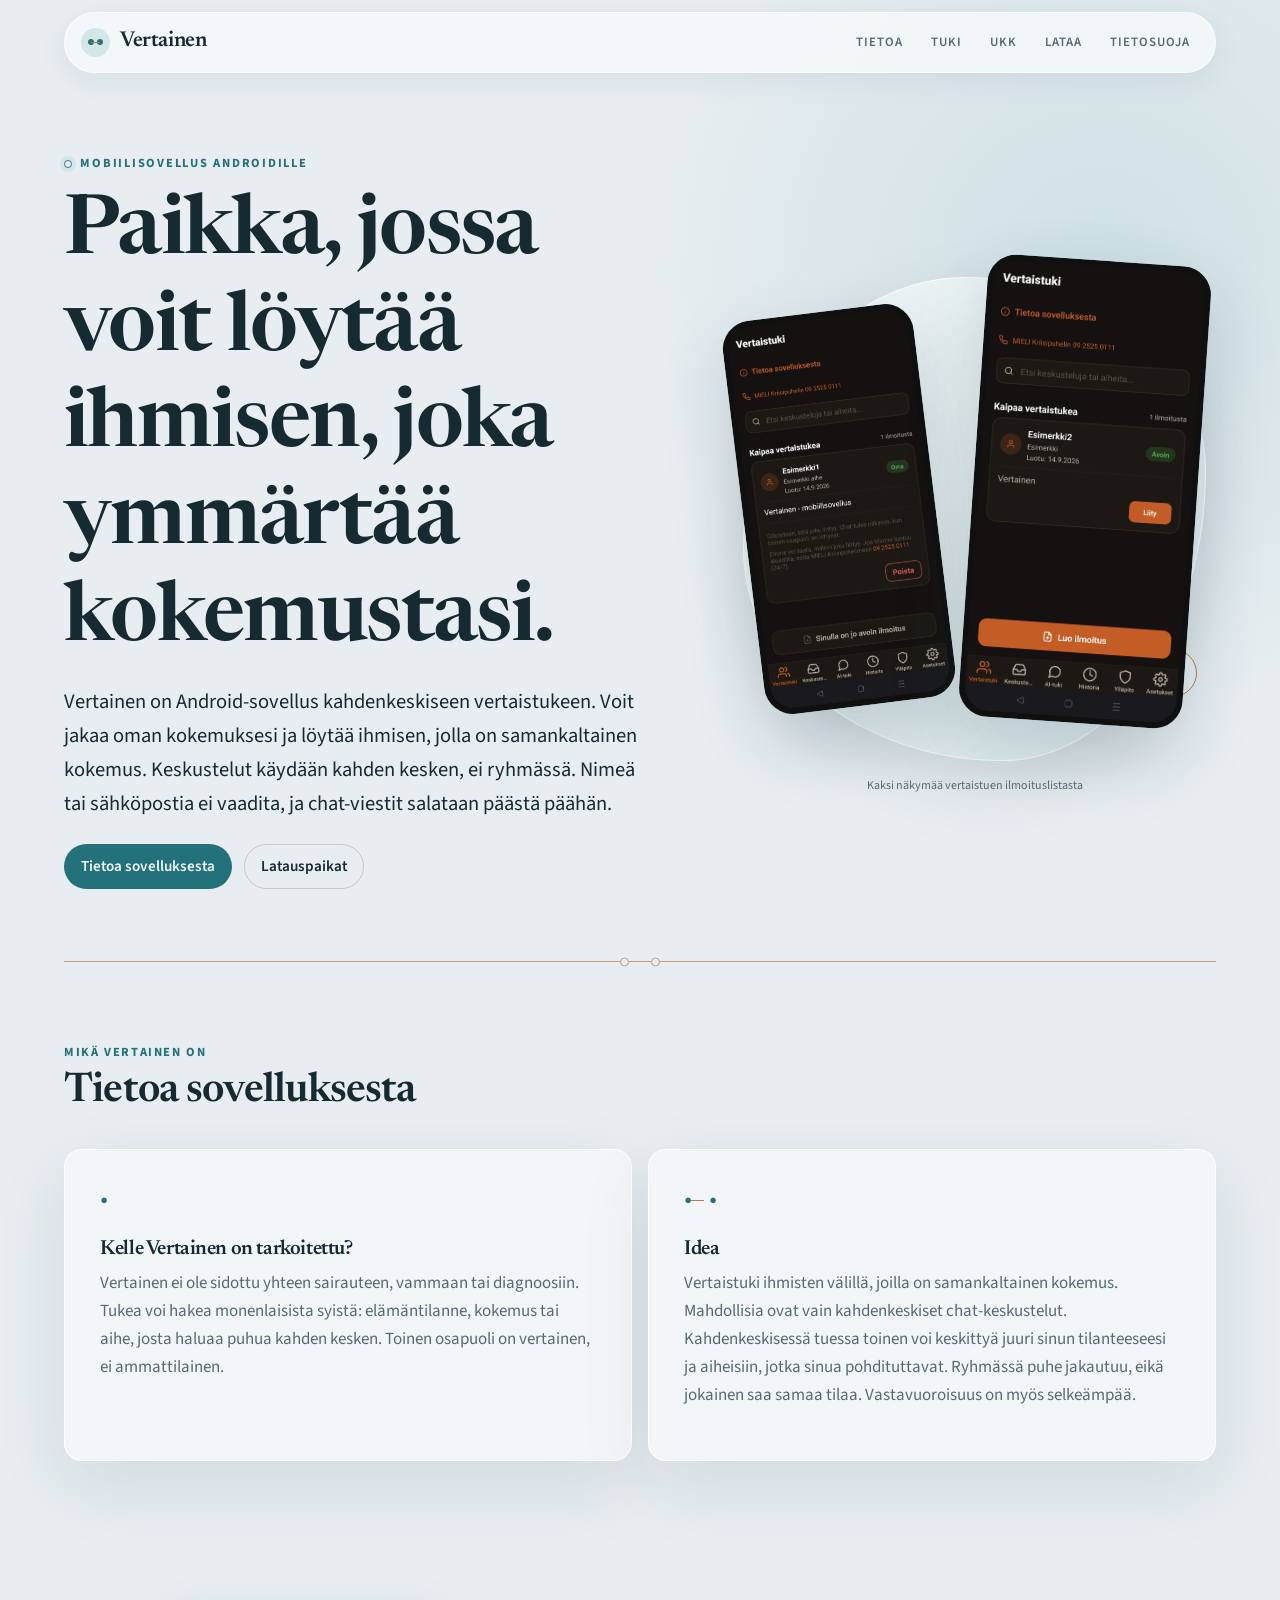
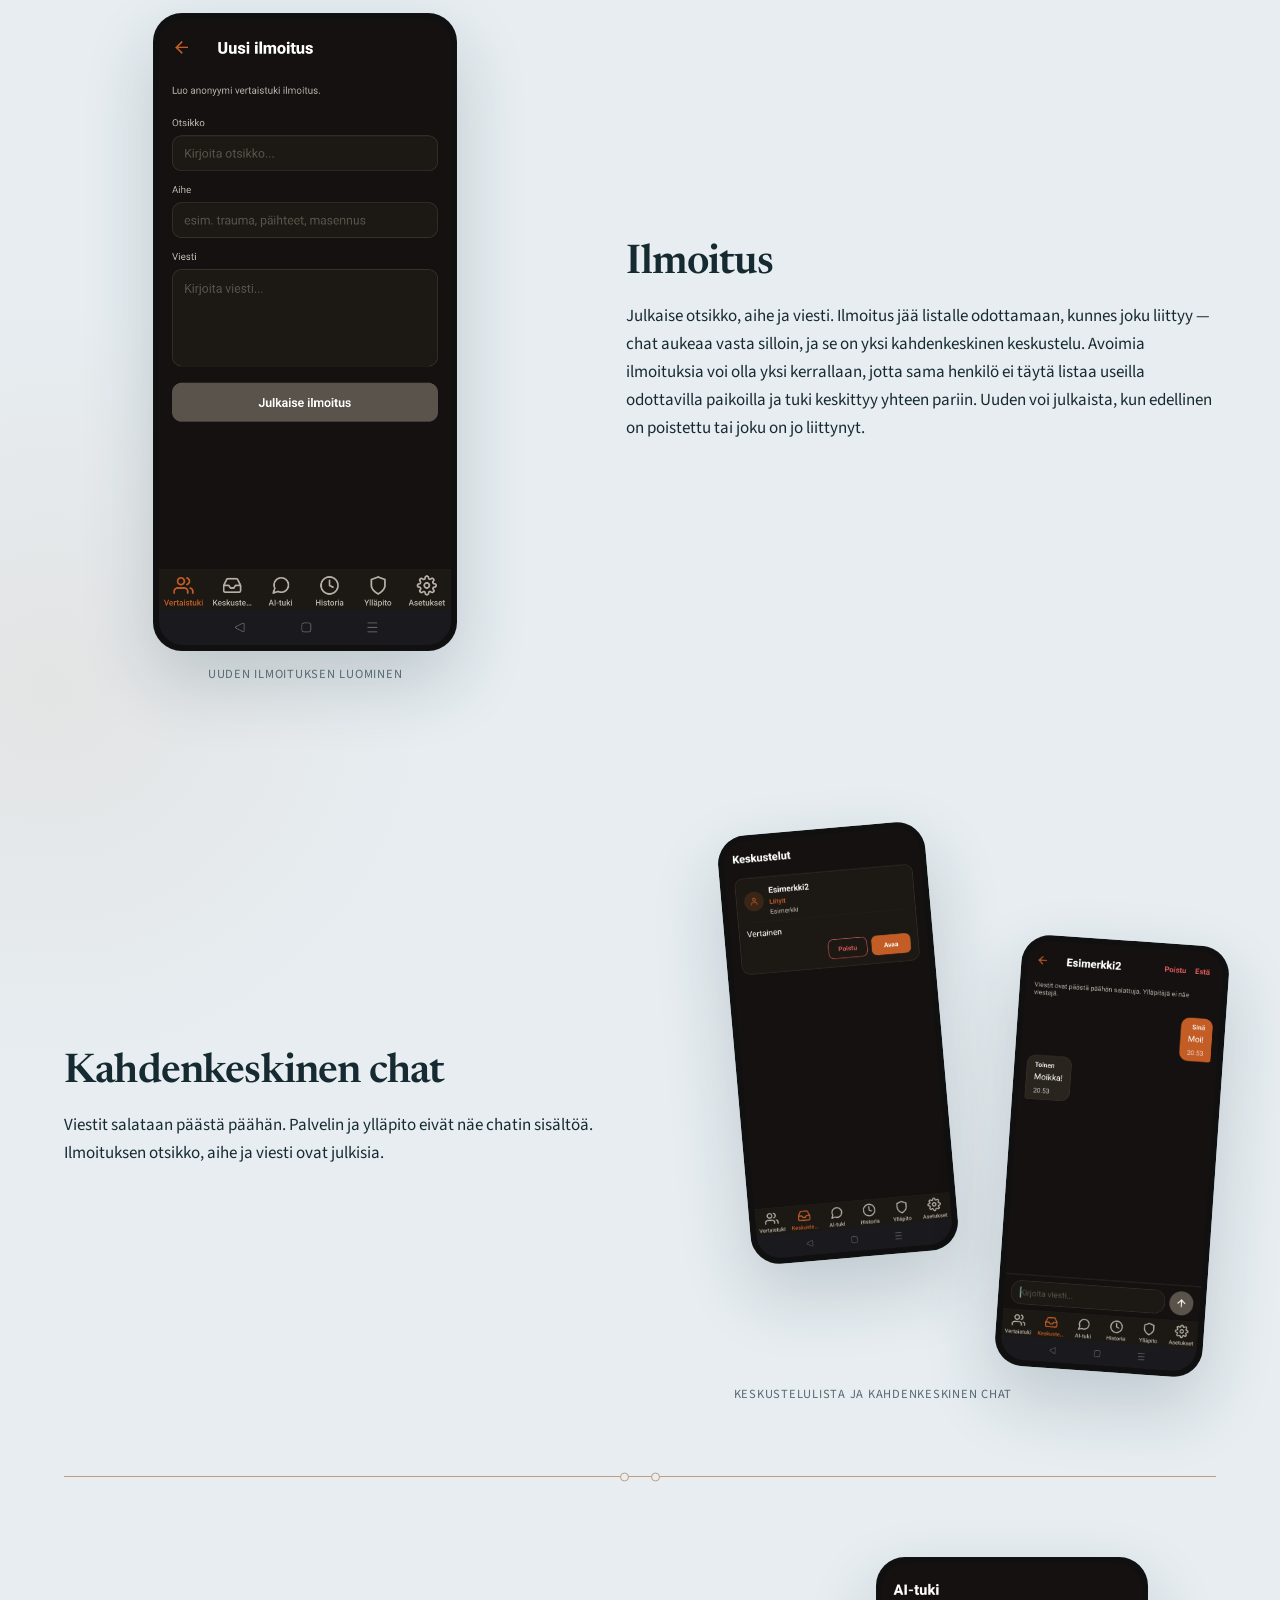
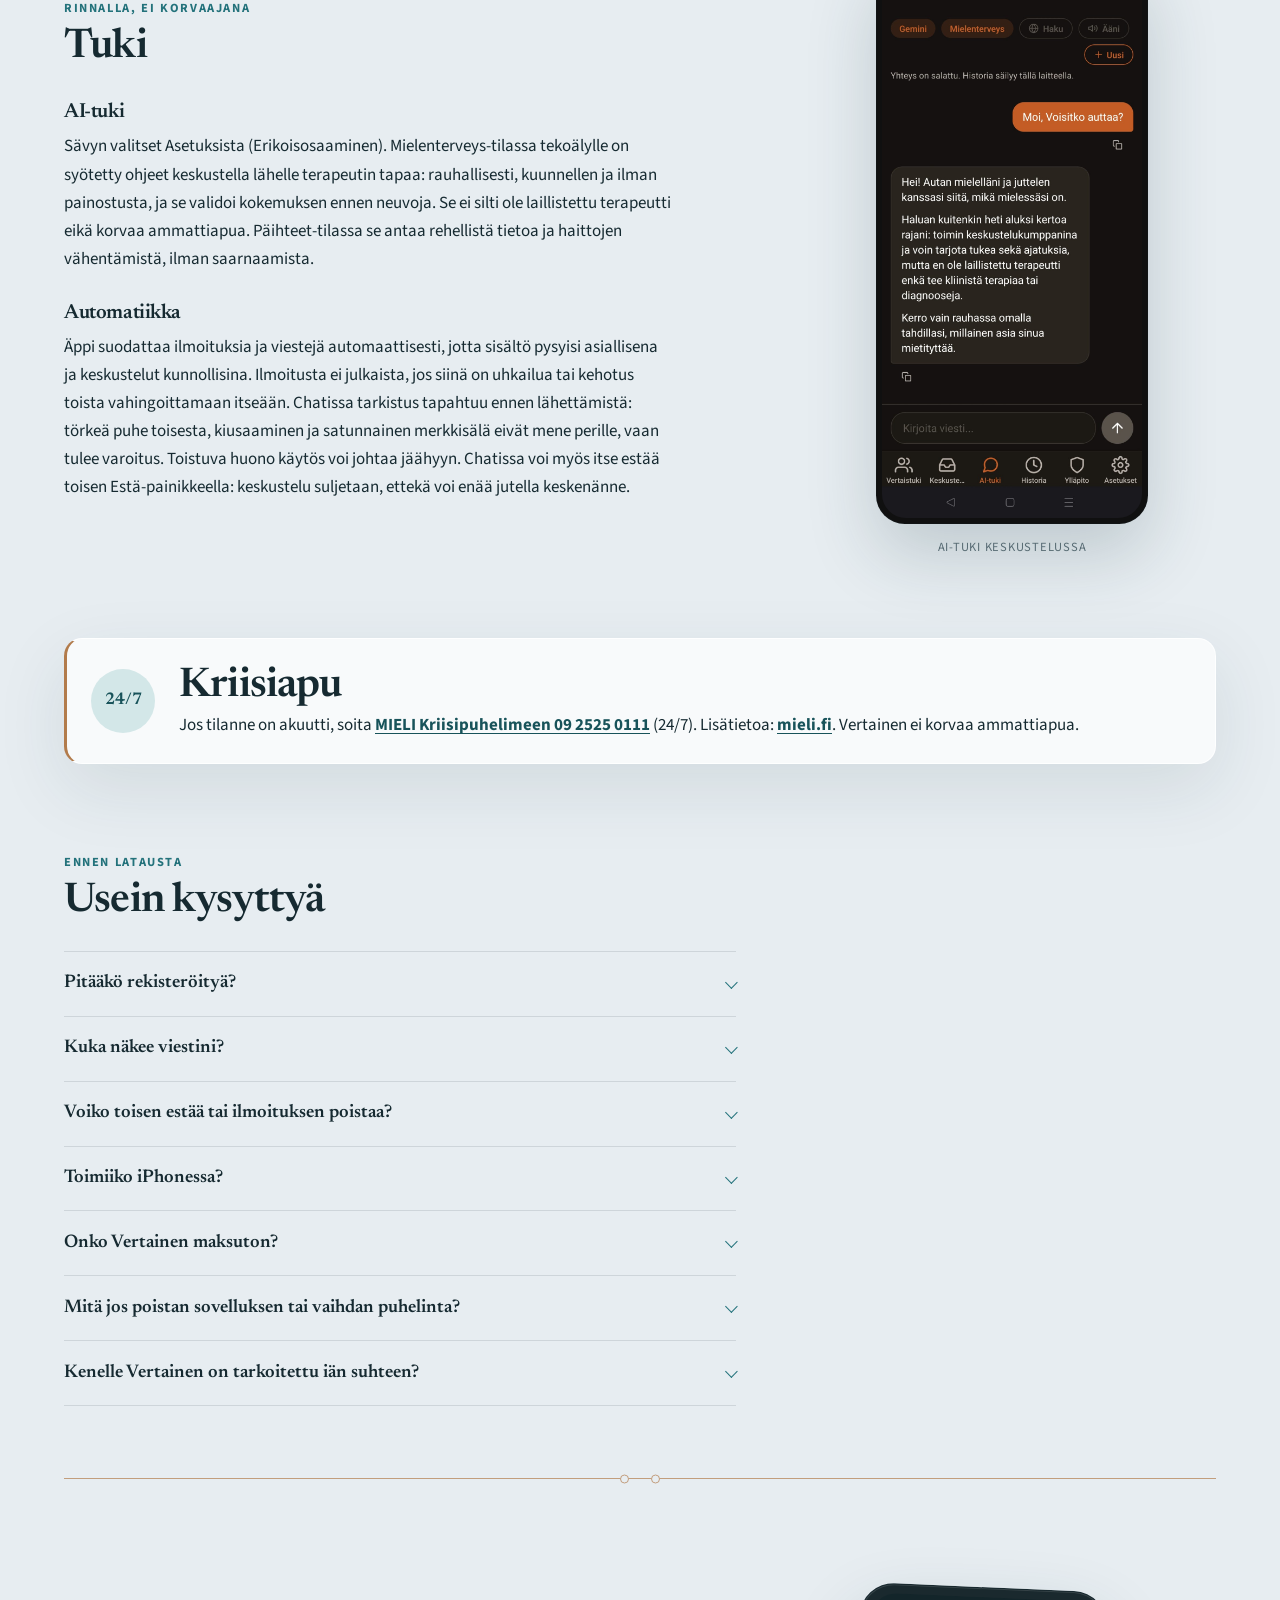
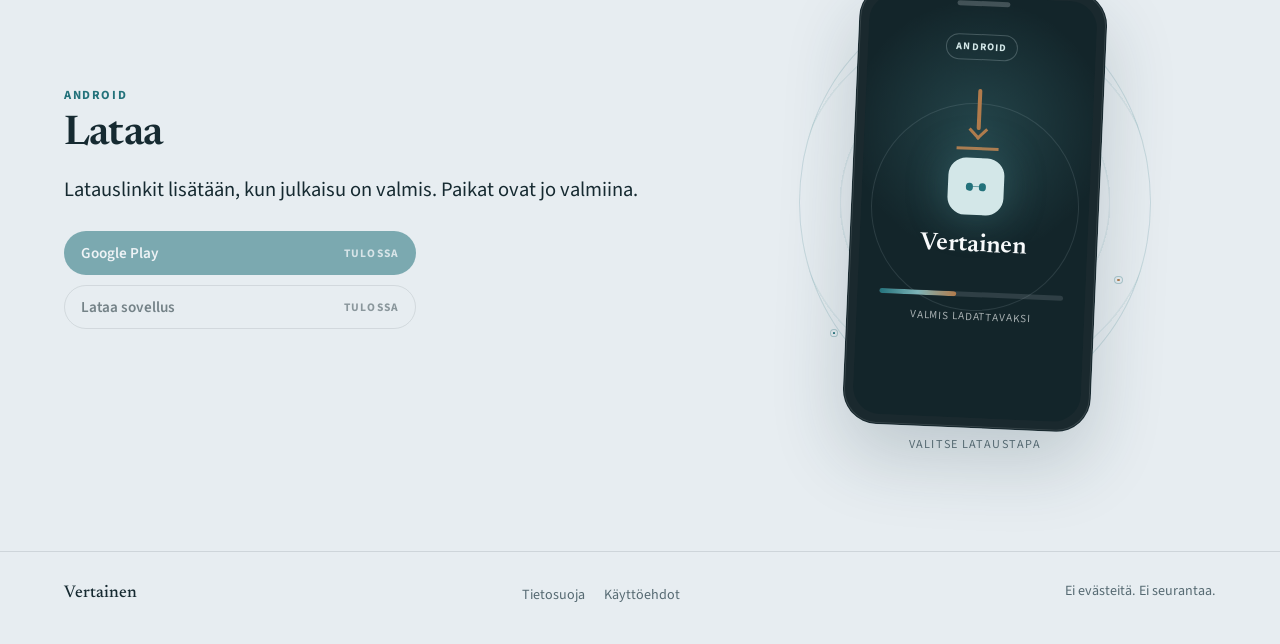
<file: index.html>
<!DOCTYPE html>
<html lang="fi">
<head>
  <meta charset="UTF-8">
  <meta http-equiv="Content-Security-Policy" content="default-src 'self'; img-src 'self'; font-src 'self'; style-src 'self'; script-src 'self'; object-src 'none'; base-uri 'self'; form-action 'none'; upgrade-insecure-requests">
  <meta name="referrer" content="strict-origin-when-cross-origin">
  <meta http-equiv="Permissions-Policy" content="camera=(), microphone=(), geolocation=(), payment=(), usb=()">
  <meta name="viewport" content="width=device-width, initial-scale=1">
  <title>Vertainen — mobiilisovellus kahdenkeskiseen vertaistukeen</title>
  <meta name="description" content="Vertainen on Android-sovellus kahdenkeskiseen vertaistukeen ilman nimeä tai sähköpostia. Viestit salataan päästä päähän. MIELI Kriisipuhelin 09 2525 0111.">
  <meta name="robots" content="index, follow">
  <meta name="theme-color" content="#E4EAF0">
  <link rel="canonical" href="https://vertainen.com/">

  <meta property="og:type" content="website">
  <meta property="og:locale" content="fi_FI">
  <meta property="og:url" content="https://vertainen.com/">
  <meta property="og:site_name" content="Vertainen">
  <meta property="og:title" content="Vertainen — mobiilisovellus kahdenkeskiseen vertaistukeen">
  <meta property="og:description" content="Vertainen on Android-sovellus kahdenkeskiseen vertaistukeen ilman nimeä tai sähköpostia. Viestit salataan päästä päähän. MIELI Kriisipuhelin 09 2525 0111.">

  <meta name="twitter:card" content="summary">
  <meta name="twitter:title" content="Vertainen — mobiilisovellus kahdenkeskiseen vertaistukeen">
  <meta name="twitter:description" content="Vertainen on Android-sovellus kahdenkeskiseen vertaistukeen ilman nimeä tai sähköpostia. Viestit salataan päästä päähän.">

  <link rel="stylesheet" href="css/styles.css">
  <script type="application/ld+json">
  {
    "@context": "https://schema.org",
    "@graph": [
      {
        "@type": "Organization",
        "@id": "https://vertainen.com/#organization",
        "name": "Vertainen",
        "url": "https://vertainen.com/",
        "email": "vertainen.app@gmail.com",
        "description": "Android-sovellus kahdenkeskiseen vertaistukeen. Ei terapiaa; chat-viestit salataan päästä päähän."
      },
      {
        "@type": "WebSite",
        "@id": "https://vertainen.com/#website",
        "name": "Vertainen",
        "url": "https://vertainen.com/",
        "description": "Android-sovellus kahdenkeskiseen vertaistukeen. Viestit salataan päästä päähän.",
        "inLanguage": "fi",
        "publisher": { "@id": "https://vertainen.com/#organization" }
      },
      {
        "@type": "MobileApplication",
        "name": "Vertainen",
        "operatingSystem": "Android",
        "applicationCategory": "HealthApplication",
        "description": "Kahdenkeskinen vertaistuki puhelimessa. Ei vaadi nimeä tai sähköpostia. Päästä päähän salatut chatit. Tarkoitettu 16 vuotta täyttäneille.",
        "url": "https://vertainen.com/",
        "publisher": { "@id": "https://vertainen.com/#organization" },
        "offers": {
          "@type": "Offer",
          "price": "0",
          "priceCurrency": "EUR",
          "availability": "https://schema.org/ComingSoon"
        }
      },
      {
        "@type": "FAQPage",
        "@id": "https://vertainen.com/#faq",
        "mainEntity": [
          {
            "@type": "Question",
            "name": "Pitääkö rekisteröityä?",
            "acceptedAnswer": {
              "@type": "Answer",
              "text": "Ei. Nimeä, sähköpostia tai tiliä ei kysytä. Sovellus luo satunnaisen teknisen tunnisteen puhelimeen. Palvelu ei takaa täydellistä anonymiteettiä; yksityiskohdat ovat tietosuojaselosteessa."
            }
          },
          {
            "@type": "Question",
            "name": "Kuka näkee viestini?",
            "acceptedAnswer": {
              "@type": "Answer",
              "text": "Ilmoituksen otsikko, aihe ja teksti näkyvät muille listalla selkotekstinä. Kahdenkeskinen chat salataan päästä päähän, joten palvelin ja ylläpito eivät pysty lukemaan viestejä: heillä ei ole avainta, vain salattu tieto."
            }
          },
          {
            "@type": "Question",
            "name": "Voiko toisen estää tai ilmoituksen poistaa?",
            "acceptedAnswer": {
              "@type": "Answer",
              "text": "Chatissa Estä sulkee keskustelun, ettekä voi enää jutella keskenänne. Oman ilmoituksen voi poistaa. Avoimia ilmoituksia on yksi kerrallaan; uuden voi julkaista, kun edellinen on poistettu tai joku on liittynyt."
            }
          },
          {
            "@type": "Question",
            "name": "Toimiiko iPhonessa?",
            "acceptedAnswer": {
              "@type": "Answer",
              "text": "Tällä hetkellä Vertainen on Android-sovellus. iOS-versio on tulossa."
            }
          },
          {
            "@type": "Question",
            "name": "Onko Vertainen maksuton?",
            "acceptedAnswer": {
              "@type": "Answer",
              "text": "Kyllä. Sovelluksessa ei ole tilausta. Vertainen on maksuton ladata ja käyttää."
            }
          },
          {
            "@type": "Question",
            "name": "Mitä jos poistan sovelluksen tai vaihdan puhelinta?",
            "acceptedAnswer": {
              "@type": "Answer",
              "text": "Salatut chatit eivät palaudu ilman avainta, joka on laitteella. Jos sovellus poistetaan tai puhelin vaihtuu ilman avaimen siirtoa, vanhoja viestejä ei voi lukea. Julkinen ilmoitus jää palvelimelle, kunnes sen poistaa."
            }
          },
          {
            "@type": "Question",
            "name": "Kenelle Vertainen on tarkoitettu iän suhteen?",
            "acceptedAnswer": {
              "@type": "Answer",
              "text": "Vertainen on tarkoitettu 16 vuotta täyttäneille. Sovellusta ei ole suunnattu alle 16-vuotiaille."
            }
          }
        ]
      }
    ]
  }
  </script>
</head>
<body>
  <a class="skip" href="#sisalto">Siirry sisältöön</a>

  <header class="site-header" id="yla">
    <div class="wrap header-inner">
      <a class="mark" href="#yla" aria-label="Vertainen, etusivu">
        <span class="mark-symbol" aria-hidden="true"><i></i><i></i></span>
        <span>Vertainen</span>
      </a>
      <button type="button" class="nav-toggle" aria-expanded="false" aria-controls="paanav" aria-label="Avaa valikko">
        <span class="nav-toggle-bars" aria-hidden="true"><span></span><span></span><span></span></span>
      </button>
      <nav class="nav" id="paanav" aria-label="Päänavigaatio">
        <a href="#tietoa">Tietoa</a>
        <a href="#tuki">Tuki</a>
        <a href="#ukk">UKK</a>
        <a href="#lataa">Lataa</a>
        <a href="tietosuoja.html">Tietosuoja</a>
      </nav>
    </div>
  </header>

  <main id="sisalto">
    <section class="hero wrap pair" aria-labelledby="hero-otsikko">
      <div class="pair-copy">
        <p class="eyebrow"><span aria-hidden="true"></span>Mobiilisovellus Androidille</p>
        <h1 id="hero-otsikko">Paikka, jossa voit löytää ihmisen, joka ymmärtää kokemustasi.</h1>
        <p class="lede">
          Vertainen on Android-sovellus kahdenkeskiseen vertaistukeen. Voit jakaa oman kokemuksesi ja löytää ihmisen, jolla on samankaltainen kokemus. Keskustelut käydään kahden kesken, ei ryhmässä.

Nimeä tai sähköpostia ei vaadita, ja chat-viestit salataan päästä päähän.
        </p>
        <p class="hero-actions">
          <a class="btn btn-primary" href="#tietoa">Tietoa sovelluksesta</a>
          <a class="btn btn-quiet" href="#lataa">Latauspaikat</a>
        </p>
      </div>
      <figure class="hero-visual">
        <div class="orbit orbit-one" aria-hidden="true"></div>
        <div class="orbit orbit-two" aria-hidden="true"></div>
        <div class="device-shot hero-shot-back">
          <img src="images/Vertaistuki1.jpeg" width="480" height="1024"
            alt="Vertainen-sovelluksen oma avoin vertaistuki-ilmoitus">
        </div>
        <div class="device-shot hero-shot-front">
          <img src="images/Vertaistuki2.jpeg" width="480" height="1024"
            alt="Vertainen-sovelluksen vertaistuki-ilmoitus ja Liity-painike">
        </div>
        <figcaption>Kaksi näkymää vertaistuen ilmoituslistasta</figcaption>
      </figure>
    </section>

    <div class="stitch" role="presentation"></div>

    <section class="band" id="tietoa">
      <div class="wrap prose">
        <p class="section-kicker">Mikä Vertainen on</p>
        <h2>Tietoa sovelluksesta</h2>
        <div class="info-grid">
          <article class="info-card">
            <span class="card-mark" aria-hidden="true">●</span>
            <h3>Kelle Vertainen on tarkoitettu?</h3>
            <p>
              Vertainen ei ole sidottu yhteen sairauteen, vammaan tai diagnoosiin. Tukea voi hakea
              monenlaisista syistä: elämäntilanne, kokemus tai aihe, josta haluaa puhua kahden kesken.
              Toinen osapuoli on vertainen, ei ammattilainen.
            </p>
          </article>
          <article class="info-card">
            <span class="card-mark paired" aria-hidden="true">● ●</span>
            <h3>Idea</h3>
            <p>
              Vertaistuki ihmisten välillä, joilla on samankaltainen kokemus. Mahdollisia ovat vain
              kahdenkeskiset chat-keskustelut. Kahdenkeskisessä tuessa toinen voi keskittyä juuri
              sinun tilanteeseesi ja aiheisiin, jotka sinua pohdituttavat. Ryhmässä puhe jakautuu,
              eikä jokainen saa samaa tilaa. Vastavuoroisuus on myös selkeämpää.
            </p>
          </article>
        </div>
      </div>
    </section>

    <section class="wrap pair pair-flip" aria-labelledby="ilmoitus-otsikko">
      <figure class="screenshot-figure">
        <div class="device-shot">
          <img src="images/Ilmoitus.jpeg" width="480" height="1024" loading="lazy"
            alt="Uuden vertaistuki-ilmoituksen lomake Vertainen-sovelluksessa">
        </div>
        <figcaption>Uuden ilmoituksen luominen</figcaption>
      </figure>
      <div class="pair-copy prose">
        <h2 id="ilmoitus-otsikko">Ilmoitus</h2>
        <p>
          Julkaise otsikko, aihe ja viesti. Ilmoitus jää listalle odottamaan, kunnes joku liittyy
          — chat aukeaa vasta silloin, ja se on yksi kahdenkeskinen keskustelu. Avoimia
          ilmoituksia voi olla yksi kerrallaan, jotta sama henkilö ei täytä listaa useilla
          odottavilla paikoilla ja tuki keskittyy yhteen pariin. Uuden voi julkaista, kun edellinen
          on poistettu tai joku on jo liittynyt.
        </p>
      </div>
    </section>

    <section class="wrap pair" aria-labelledby="chat-otsikko">
      <div class="pair-copy prose">
        <h2 id="chat-otsikko">Kahdenkeskinen chat</h2>
        <p>
          Viestit salataan päästä päähän. Palvelin ja ylläpito eivät näe chatin sisältöä. Ilmoituksen
          otsikko, aihe ja viesti ovat julkisia.
        </p>
      </div>
      <figure class="chat-pair">
        <div class="device-shot chat-list-shot">
          <img src="images/Keskustelut1.jpeg" width="480" height="1024" loading="lazy"
            alt="Keskustelut-lista Vertainen-sovelluksessa">
        </div>
        <div class="device-shot chat-shot">
          <img src="images/Chat.jpeg" width="480" height="1024" loading="lazy"
            alt="Päästä päähän salattu kahdenkeskinen chat Vertainen-sovelluksessa">
        </div>
        <figcaption>Keskustelulista ja kahdenkeskinen chat</figcaption>
      </figure>
    </section>

    <div class="stitch" role="presentation"></div>

    <section class="band support-band" id="tuki">
      <div class="wrap support-layout">
        <div class="prose">
          <p class="section-kicker">Rinnalla, ei korvaajana</p>
          <h2>Tuki</h2>

          <h3>AI-tuki</h3>
          <p>
            Sävyn valitset Asetuksista (Erikoisosaaminen). Mielenterveys-tilassa tekoälylle on
            syötetty ohjeet keskustella lähelle terapeutin tapaa: rauhallisesti, kuunnellen ja
            ilman painostusta, ja se validoi kokemuksen ennen neuvoja. Se ei silti ole
            laillistettu terapeutti eikä korvaa ammattiapua. Päihteet-tilassa se antaa rehellistä
            tietoa ja haittojen vähentämistä, ilman saarnaamista.
          </p>

          <h3>Automatiikka</h3>
          <p>
            Äppi suodattaa ilmoituksia ja viestejä automaattisesti, jotta sisältö pysyisi asiallisena
            ja keskustelut kunnollisina. Ilmoitusta ei julkaista, jos siinä on uhkailua
            tai kehotus toista vahingoittamaan itseään. Chatissa tarkistus tapahtuu ennen lähettämistä:
            törkeä puhe toisesta, kiusaaminen ja satunnainen merkkisälä eivät mene perille, vaan
            tulee varoitus. Toistuva huono käytös voi johtaa jäähyyn. Chatissa voi myös itse estää toisen Estä-painikkeella:
            keskustelu suljetaan, ettekä voi enää jutella keskenänne.
          </p>
        </div>
        <figure class="screenshot-figure support-shot">
          <div class="device-shot">
            <img src="images/AITuki.jpeg" width="480" height="1024" loading="lazy"
              alt="AI-tuki ja mielenterveys-keskustelu Vertainen-sovelluksessa">
          </div>
          <figcaption>AI-tuki keskustelussa</figcaption>
        </figure>
      </div>
    </section>

    <section class="wrap crisis" aria-labelledby="kriisi-otsikko">
      <div class="crisis-mark" aria-hidden="true">24/7</div>
      <div>
        <h2 id="kriisi-otsikko">Kriisiapu</h2>
        <p>
          Jos tilanne on akuutti, soita
          <a href="tel:+358925250111">MIELI Kriisipuhelimeen 09 2525 0111</a>
          (24/7). Lisätietoa:
          <a href="https://mieli.fi" rel="noopener noreferrer">mieli.fi</a>.
          Vertainen ei korvaa ammattiapua.
        </p>
      </div>
    </section>

    <section class="wrap faq" id="ukk" aria-labelledby="ukk-otsikko">
      <p class="section-kicker">Ennen latausta</p>
      <h2 id="ukk-otsikko">Usein kysyttyä</h2>
      <div class="faq-list">
        <details>
          <summary>Pitääkö rekisteröityä?</summary>
          <p>
            Ei. Nimeä, sähköpostia tai tiliä ei kysytä. Sovellus luo satunnaisen teknisen tunnisteen
            puhelimeen. Palvelu ei takaa täydellistä anonymiteettiä; yksityiskohdat ovat
            <a href="tietosuoja.html">tietosuojaselosteessa</a>.
          </p>
        </details>
        <details>
          <summary>Kuka näkee viestini?</summary>
          <p>
            Ilmoituksen otsikko, aihe ja teksti näkyvät muille listalla selkotekstinä.
            Kahdenkeskinen chat salataan päästä päähän, joten palvelin ja ylläpito eivät pysty
            lukemaan viestejä: heillä ei ole avainta, vain salattu tieto.
          </p>
        </details>
        <details>
          <summary>Voiko toisen estää tai ilmoituksen poistaa?</summary>
          <p>
            Chatissa Estä sulkee keskustelun, ettekä voi enää jutella keskenänne. Oman ilmoituksen
            voi poistaa. Avoimia ilmoituksia on yksi kerrallaan; uuden voi julkaista, kun edellinen
            on poistettu tai joku on liittynyt.
          </p>
        </details>
        <details>
          <summary>Toimiiko iPhonessa?</summary>
          <p>
            Tällä hetkellä Vertainen on Android-sovellus. iOS-versio on tulossa.
          </p>
        </details>
        <details>
          <summary>Onko Vertainen maksuton?</summary>
          <p>
            Kyllä. Sovelluksessa ei ole tilausta. Vertainen on maksuton ladata ja käyttää.
          </p>
        </details>
        <details>
          <summary>Mitä jos poistan sovelluksen tai vaihdan puhelinta?</summary>
          <p>
            Salatut chatit eivät palaudu ilman avainta, joka on laitteella. Jos sovellus poistetaan
            tai puhelin vaihtuu ilman avaimen siirtoa, vanhoja viestejä ei voi lukea. Julkinen
            ilmoitus jää palvelimelle, kunnes sen poistaa.
          </p>
        </details>
        <details>
          <summary>Kenelle Vertainen on tarkoitettu iän suhteen?</summary>
          <p>
            Vertainen on tarkoitettu 16 vuotta täyttäneille. Sovellusta ei ole suunnattu alle
            16-vuotiaille.
          </p>
        </details>
      </div>
    </section>

    <div class="stitch" role="presentation"></div>

    <section class="wrap lataa" id="lataa" aria-labelledby="lataa-otsikko">
      <div class="pair">
        <div class="pair-copy">
          <p class="section-kicker">Android</p>
          <h2 id="lataa-otsikko">Lataa</h2>
          <p class="lede">
            Latauslinkit lisätään, kun julkaisu on valmis. Paikat ovat jo valmiina.
          </p>
          <ul class="download-list">
            <li>
              <button type="button" class="btn btn-primary" disabled aria-disabled="true">
                Google Play <span class="soon">Tulossa</span>
              </button>
            </li>
            <li>
              <button type="button" class="btn btn-quiet" disabled aria-disabled="true">
                Lataa sovellus <span class="soon">Tulossa</span>
              </button>
            </li>
          </ul>
        </div>
        <figure class="download-visual" aria-label="Vertainen-sovellus on ladattavissa Androidille">
          <div class="download-halo" aria-hidden="true">
            <i class="signal signal-one"></i>
            <i class="signal signal-two"></i>
            <i class="signal signal-three"></i>
          </div>
          <div class="download-phone" aria-hidden="true">
            <span class="phone-speaker"></span>
            <div class="download-screen">
              <span class="download-platform">Android</span>
              <span class="download-arrow"></span>
              <span class="download-app-mark"><i></i><i></i></span>
              <strong>Vertainen</strong>
              <span class="download-track"><i></i></span>
              <span class="download-status">Valmis ladattavaksi</span>
            </div>
          </div>
          <figcaption>Valitse lataustapa</figcaption>
        </figure>
      </div>
    </section>
  </main>

  <footer class="site-footer">
    <div class="wrap footer-inner">
      <p>Vertainen</p>
      <ul class="footer-links">
        <li><a href="tietosuoja.html">Tietosuoja</a></li>
        <li><a href="kayttoehdot.html">Käyttöehdot</a></li>
      </ul>
      <p class="mute">Ei evästeitä. Ei seurantaa.</p>
    </div>
  </footer>

  <script src="js/main.js" defer></script>
</body>
</html>
</file>
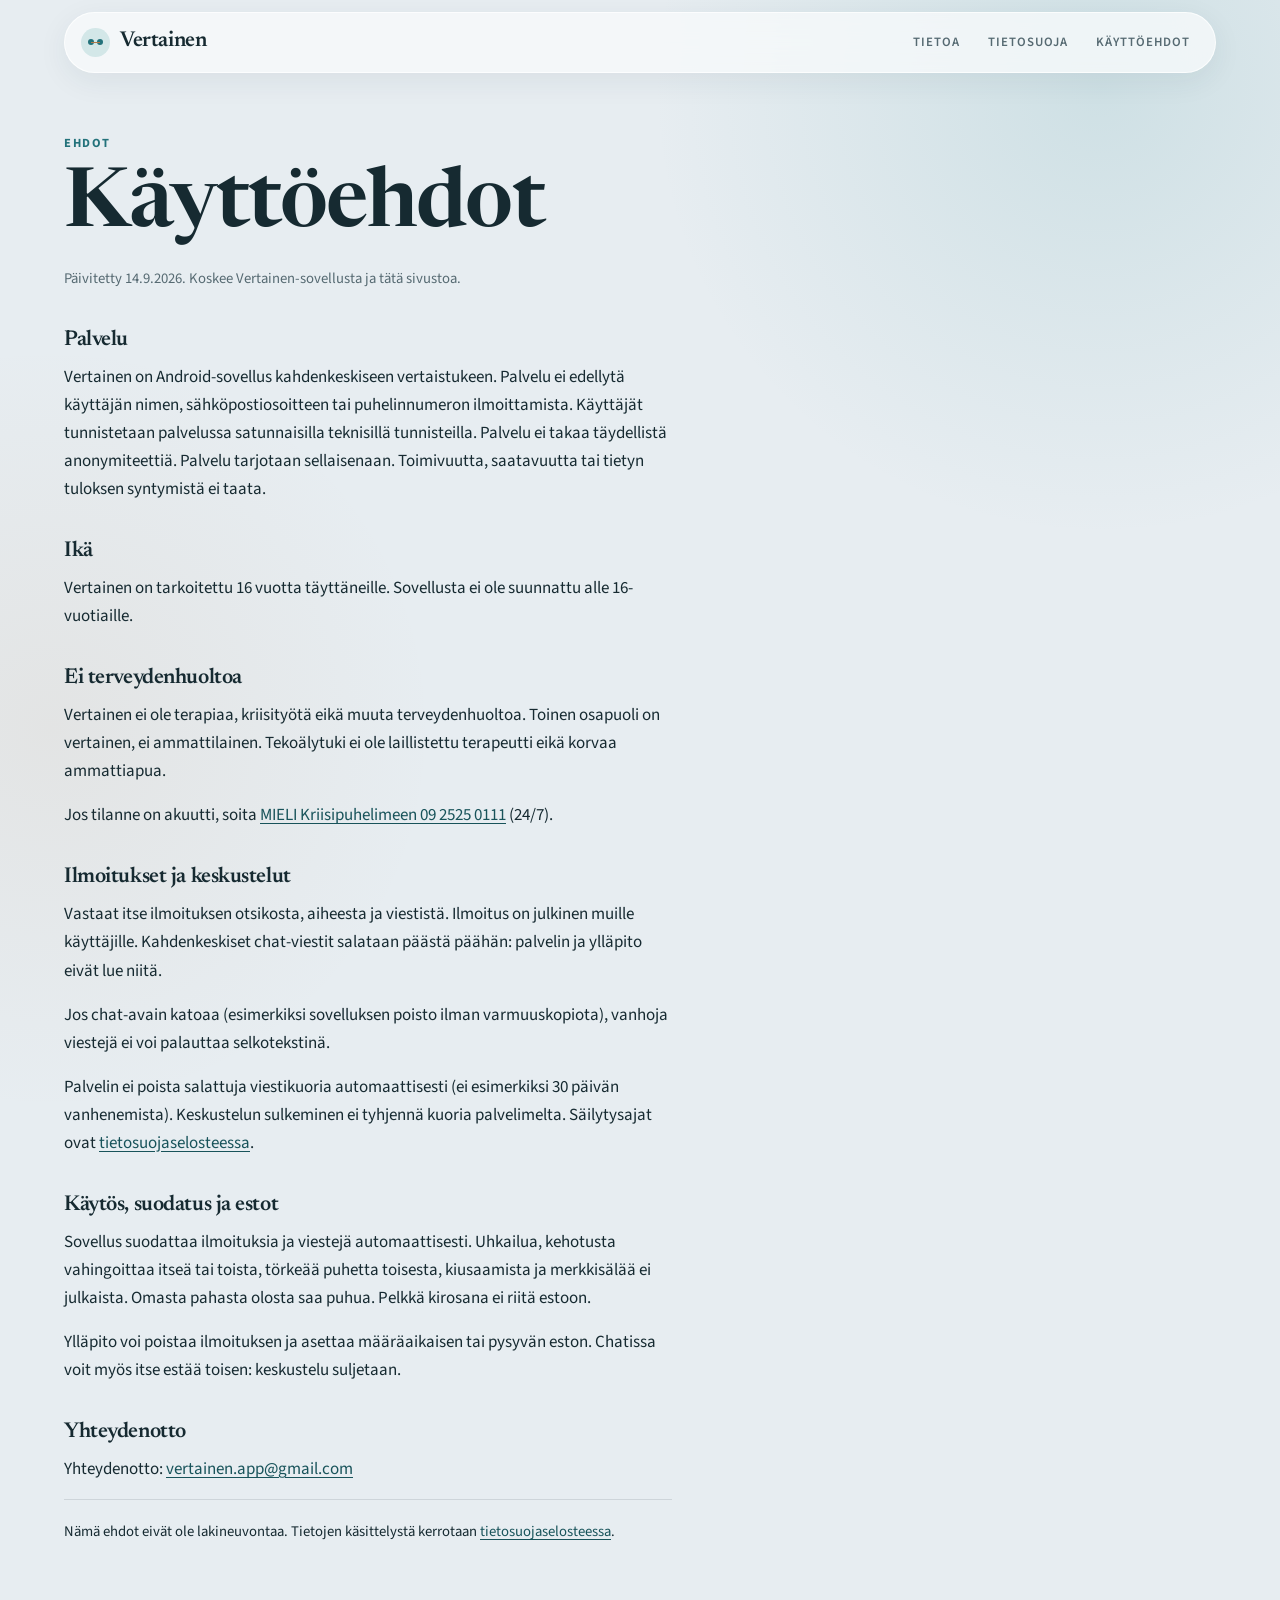
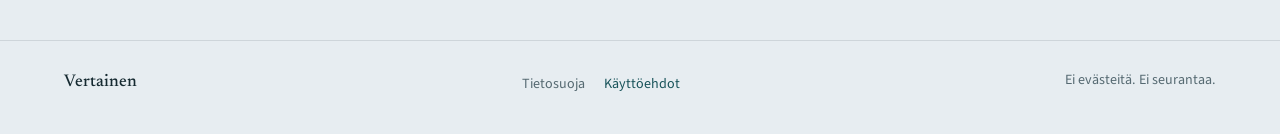
<file: kayttoehdot.html>
<!DOCTYPE html>
<html lang="fi">
<head>
  <meta charset="UTF-8">
  <meta http-equiv="Content-Security-Policy" content="default-src 'self'; img-src 'self'; font-src 'self'; style-src 'self'; script-src 'self'; object-src 'none'; base-uri 'self'; form-action 'none'; upgrade-insecure-requests">
  <meta name="referrer" content="strict-origin-when-cross-origin">
  <meta http-equiv="Permissions-Policy" content="camera=(), microphone=(), geolocation=(), payment=(), usb=()">
  <meta name="viewport" content="width=device-width, initial-scale=1">
  <title>Käyttöehdot — Vertainen</title>
  <meta name="description" content="Vertaisen käyttöehdot: ikäraja, vertaistuki ei ole terapiaa, ilmoitukset, estot ja päästä päähän salaus.">
  <meta name="robots" content="index, follow">
  <meta name="theme-color" content="#E4EAF0">
  <link rel="canonical" href="https://vertainen.com/kayttoehdot.html">

  <meta property="og:type" content="website">
  <meta property="og:locale" content="fi_FI">
  <meta property="og:url" content="https://vertainen.com/kayttoehdot.html">
  <meta property="og:site_name" content="Vertainen">
  <meta property="og:title" content="Käyttöehdot — Vertainen">
  <meta property="og:description" content="Vertaisen käyttöehdot: ikäraja, vertaistuki ei ole terapiaa, ilmoitukset, estot ja päästä päähän salaus.">

  <meta name="twitter:card" content="summary">
  <meta name="twitter:title" content="Käyttöehdot — Vertainen">
  <meta name="twitter:description" content="Vertaisen käyttöehdot: ikäraja, vertaistuki ei ole terapiaa, ilmoitukset, estot ja päästä päähän salaus.">

  <link rel="stylesheet" href="css/styles.css">
  <script type="application/ld+json">
  {
    "@context": "https://schema.org",
    "@type": "WebPage",
    "name": "Käyttöehdot — Vertainen",
    "url": "https://vertainen.com/kayttoehdot.html",
    "description": "Vertaisen käyttöehdot: ikäraja, vertaistuki ei ole terapiaa, ilmoitukset, estot ja päästä päähän salaus.",
    "inLanguage": "fi",
    "isPartOf": {
      "@type": "WebSite",
      "name": "Vertainen",
      "url": "https://vertainen.com/"
    }
  }
  </script>
</head>
<body>
  <a class="skip" href="#sisalto">Siirry sisältöön</a>

  <header class="site-header" id="yla">
    <div class="wrap header-inner">
      <a class="mark" href="index.html" aria-label="Vertainen, etusivu">
        <span class="mark-symbol" aria-hidden="true"><i></i><i></i></span>
        <span>Vertainen</span>
      </a>
      <button type="button" class="nav-toggle" aria-expanded="false" aria-controls="paanav" aria-label="Avaa valikko">
        <span class="nav-toggle-bars" aria-hidden="true"><span></span><span></span><span></span></span>
      </button>
      <nav class="nav" id="paanav" aria-label="Päänavigaatio">
        <a href="index.html#tietoa">Tietoa</a>
        <a href="tietosuoja.html">Tietosuoja</a>
        <a href="kayttoehdot.html" aria-current="page">Käyttöehdot</a>
      </nav>
    </div>
  </header>

  <main id="sisalto">
    <article class="wrap legal prose">
      <p class="section-kicker">Ehdot</p>
      <h1>Käyttöehdot</h1>
      <p class="updated">Päivitetty 14.9.2026. Koskee Vertainen-sovellusta ja tätä sivustoa.</p>

      <h2>Palvelu</h2>
      <p>
        Vertainen on Android-sovellus kahdenkeskiseen vertaistukeen. Palvelu ei edellytä käyttäjän
        nimen, sähköpostiosoitteen tai puhelinnumeron ilmoittamista. Käyttäjät tunnistetaan palvelussa
        satunnaisilla teknisillä tunnisteilla. Palvelu ei takaa täydellistä anonymiteettiä. Palvelu
        tarjotaan sellaisenaan. Toimivuutta, saatavuutta tai tietyn tuloksen syntymistä ei taata.
      </p>

      <h2>Ikä</h2>
      <p>Vertainen on tarkoitettu 16 vuotta täyttäneille. Sovellusta ei ole suunnattu alle 16-vuotiaille.</p>

      <h2>Ei terveydenhuoltoa</h2>
      <p>
        Vertainen ei ole terapiaa, kriisityötä eikä muuta terveydenhuoltoa. Toinen osapuoli on
        vertainen, ei ammattilainen. Tekoälytuki ei ole laillistettu terapeutti eikä korvaa
        ammattiapua.
      </p>
      <p>
        Jos tilanne on akuutti, soita
        <a href="tel:+358925250111">MIELI Kriisipuhelimeen 09 2525 0111</a>
        (24/7).
      </p>

      <h2>Ilmoitukset ja keskustelut</h2>
      <p>
        Vastaat itse ilmoituksen otsikosta, aiheesta ja viestistä. Ilmoitus on julkinen muille
        käyttäjille. Kahdenkeskiset chat-viestit salataan päästä päähän: palvelin ja ylläpito
        eivät lue niitä.
      </p>
      <p>
        Jos chat-avain katoaa (esimerkiksi sovelluksen poisto ilman varmuuskopiota), vanhoja
        viestejä ei voi palauttaa selkotekstinä.
      </p>
      <p>
        Palvelin ei poista salattuja viestikuoria automaattisesti (ei esimerkiksi 30 päivän
        vanhenemista). Keskustelun sulkeminen ei tyhjennä kuoria palvelimelta. Säilytysajat
        ovat <a href="tietosuoja.html">tietosuojaselosteessa</a>.
      </p>

      <h2>Käytös, suodatus ja estot</h2>
      <p>
        Sovellus suodattaa ilmoituksia ja viestejä automaattisesti. Uhkailua, kehotusta vahingoittaa
        itseä tai toista, törkeää puhetta toisesta, kiusaamista ja merkkisälää ei julkaista.
        Omasta pahasta olosta saa puhua. Pelkkä kirosana ei riitä estoon.
      </p>
      <p>
        Ylläpito voi poistaa ilmoituksen ja asettaa määräaikaisen tai pysyvän eston. Chatissa voit
        myös itse estää toisen: keskustelu suljetaan.
      </p>

      <h2>Yhteydenotto</h2>
      <p>
        Yhteydenotto:
        <a href="mailto:vertainen.app@gmail.com">vertainen.app@gmail.com</a>
      </p>

      <p class="legal-note">
        Nämä ehdot eivät ole lakineuvontaa. Tietojen käsittelystä kerrotaan
        <a href="tietosuoja.html">tietosuojaselosteessa</a>.
      </p>
    </article>
  </main>

  <footer class="site-footer">
    <div class="wrap footer-inner">
      <p>Vertainen</p>
      <ul class="footer-links">
        <li><a href="tietosuoja.html">Tietosuoja</a></li>
        <li><a href="kayttoehdot.html" aria-current="page">Käyttöehdot</a></li>
      </ul>
      <p class="mute">Ei evästeitä. Ei seurantaa.</p>
    </div>
  </footer>

  <script src="js/main.js" defer></script>
</body>
</html>
</file>
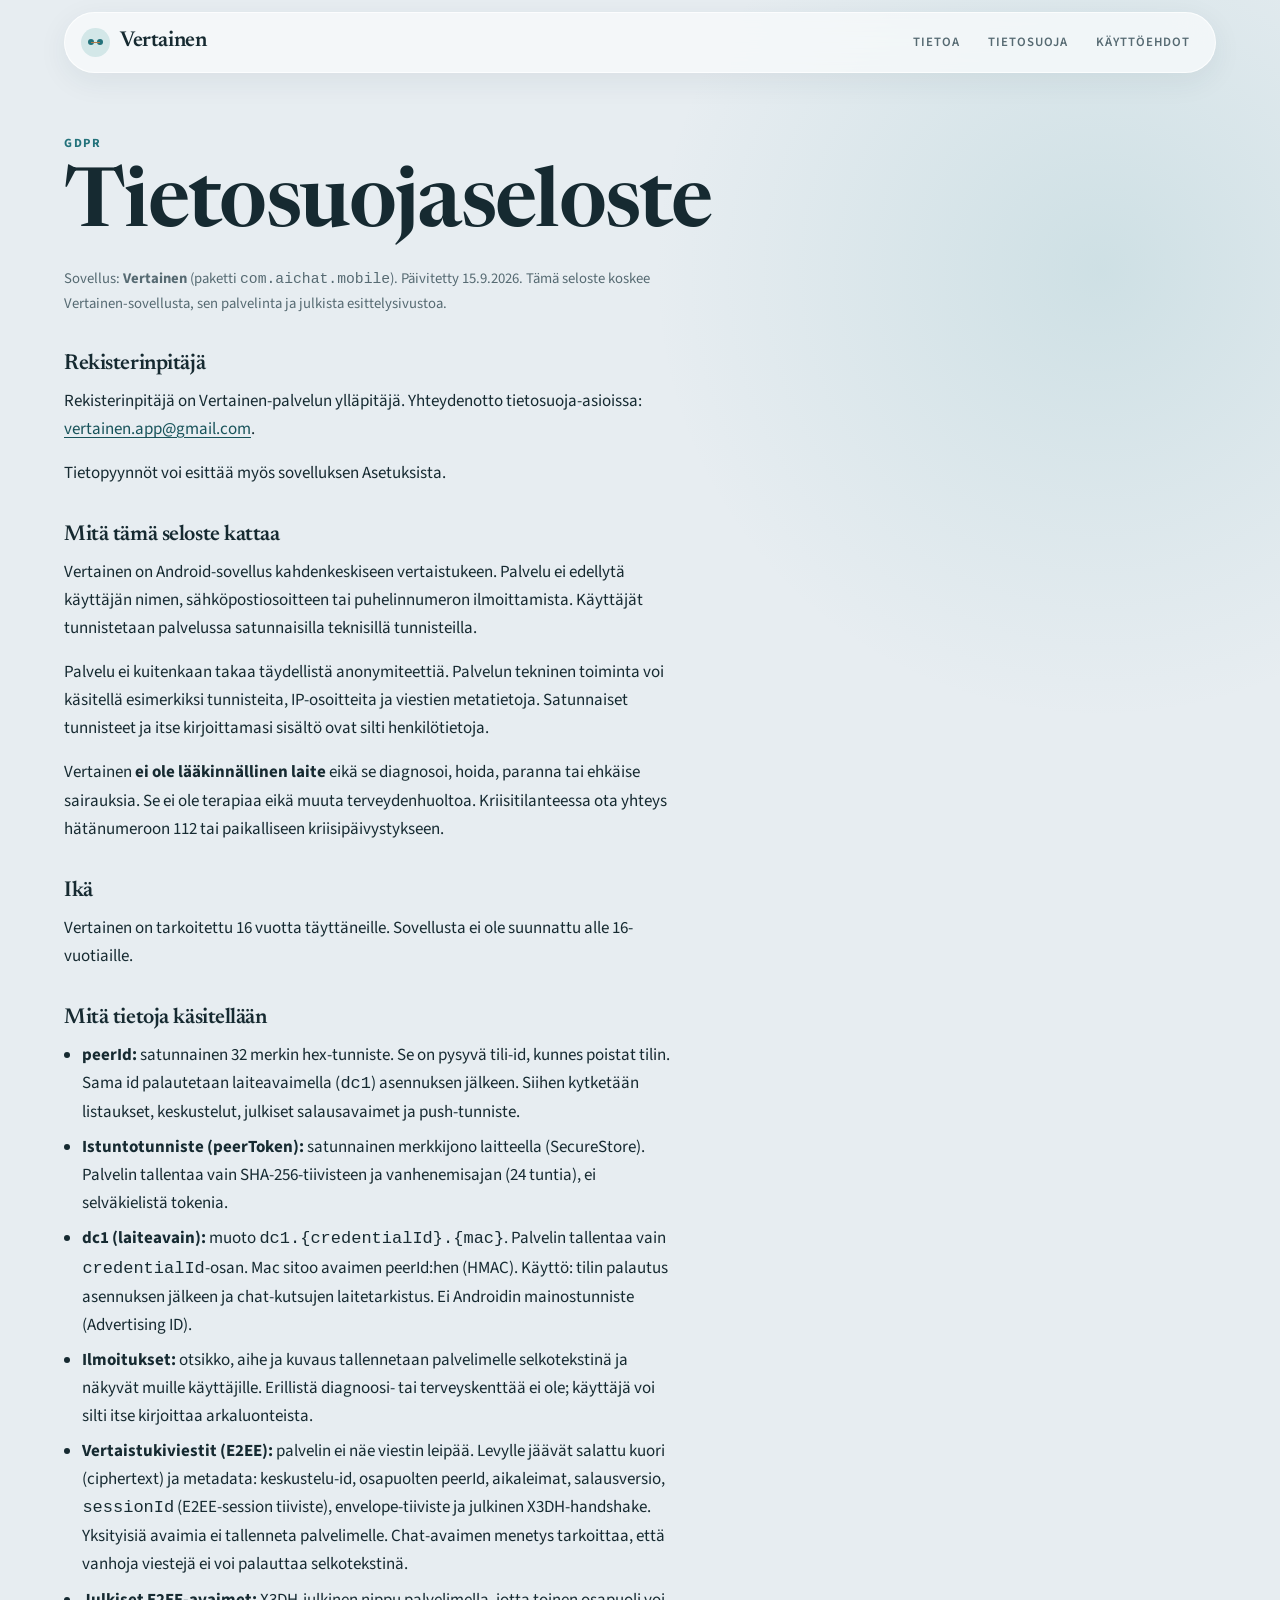
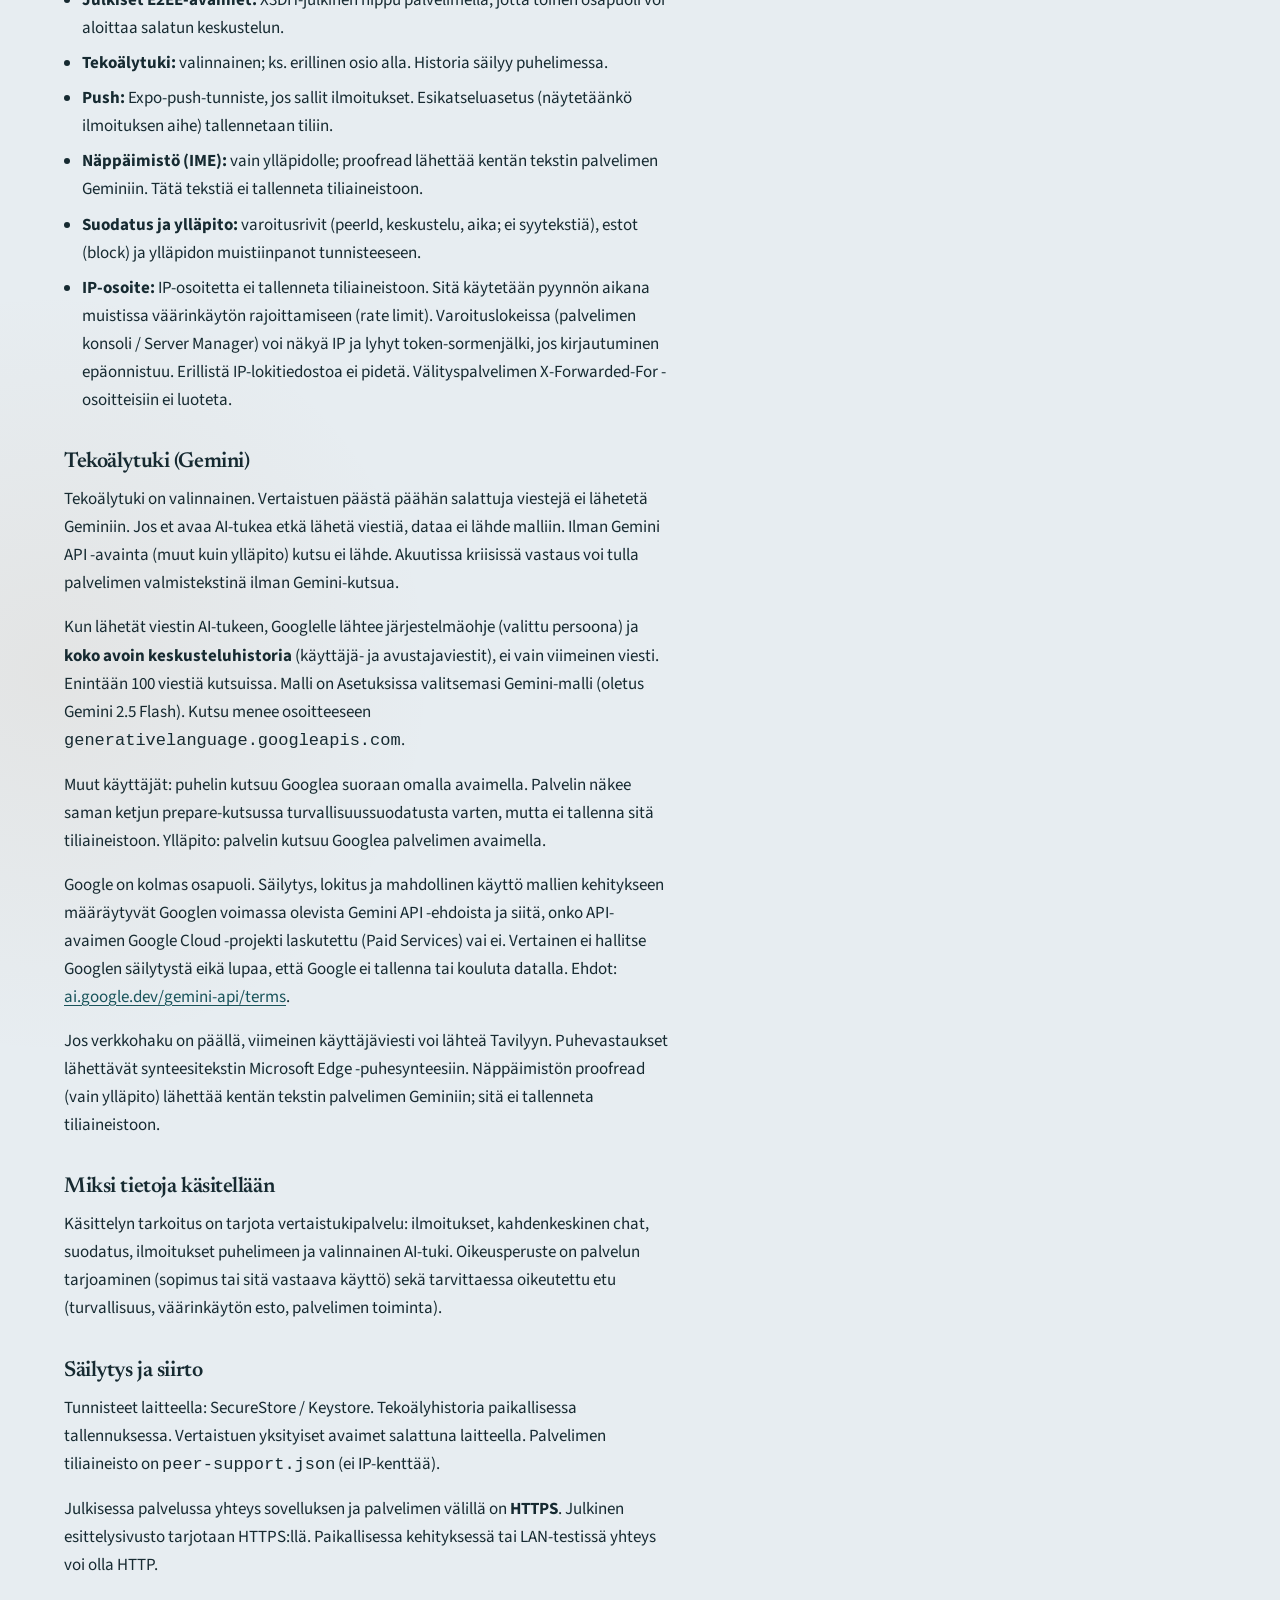
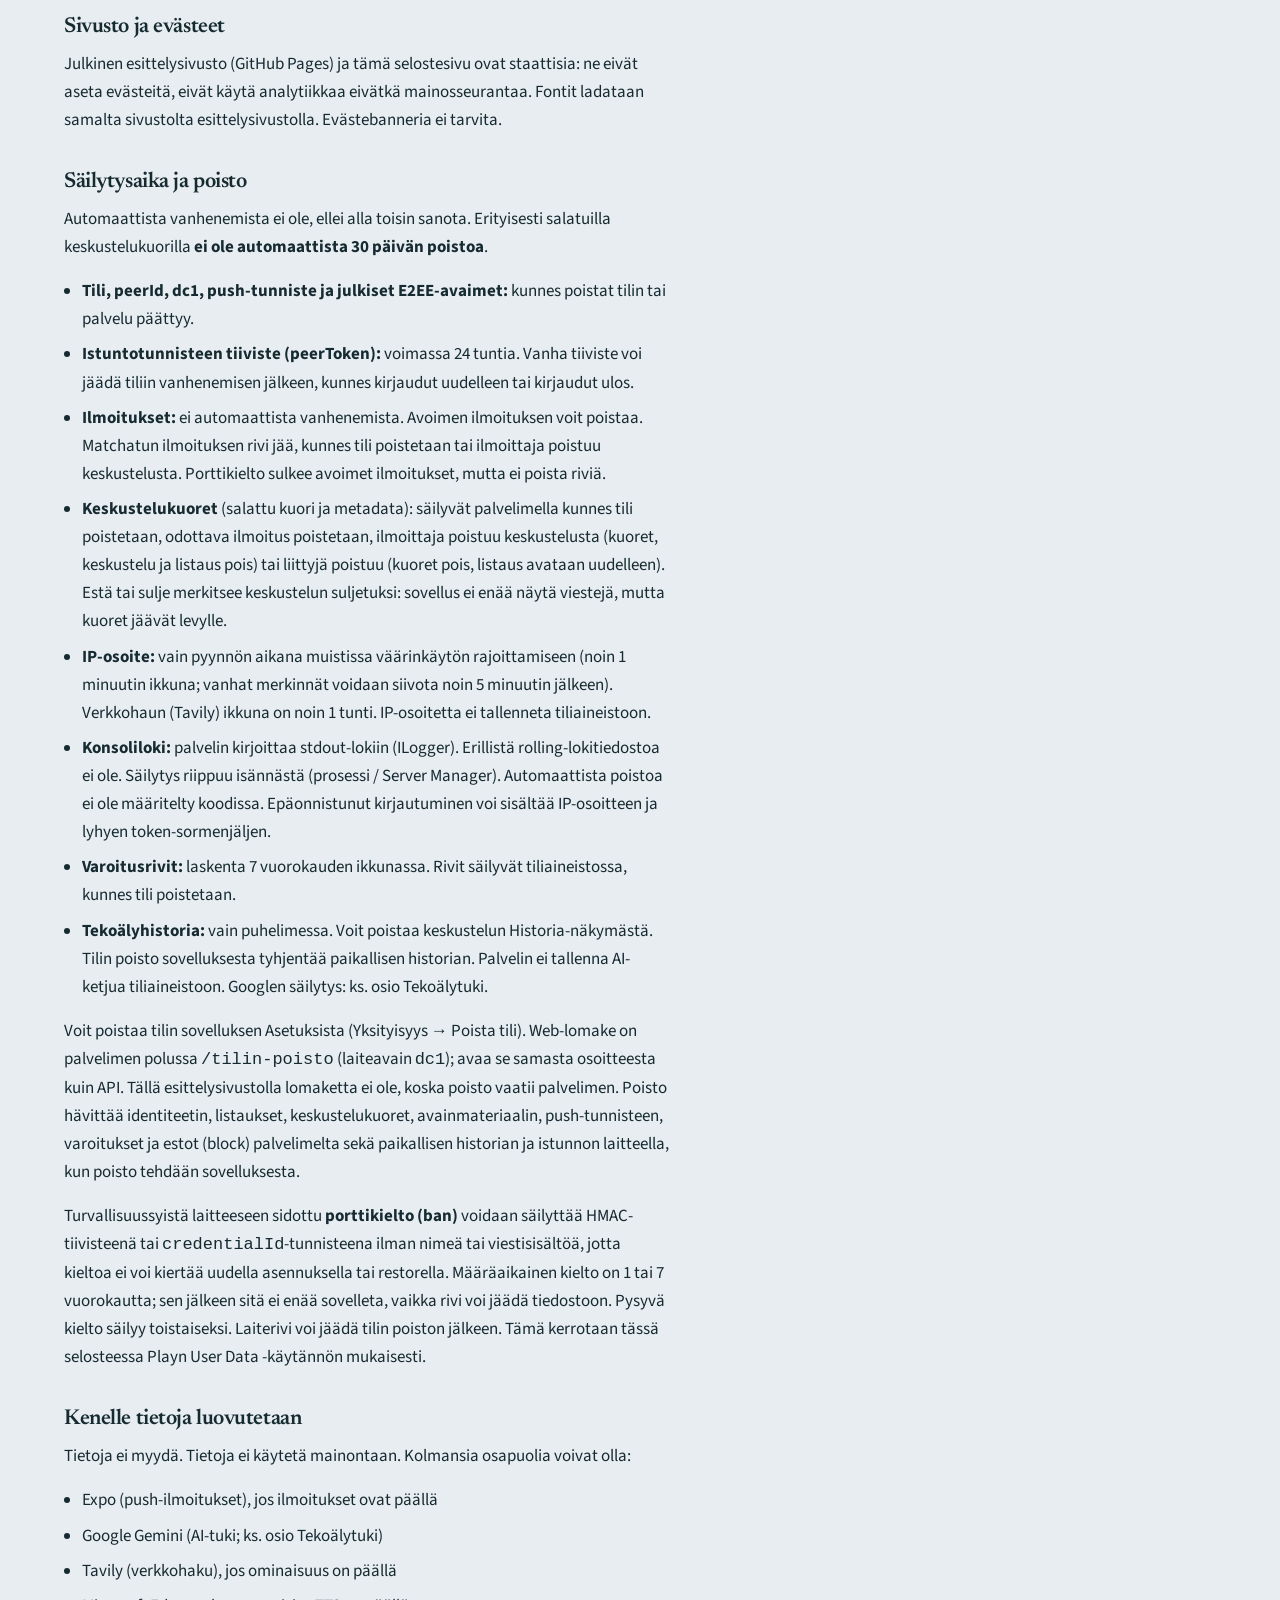
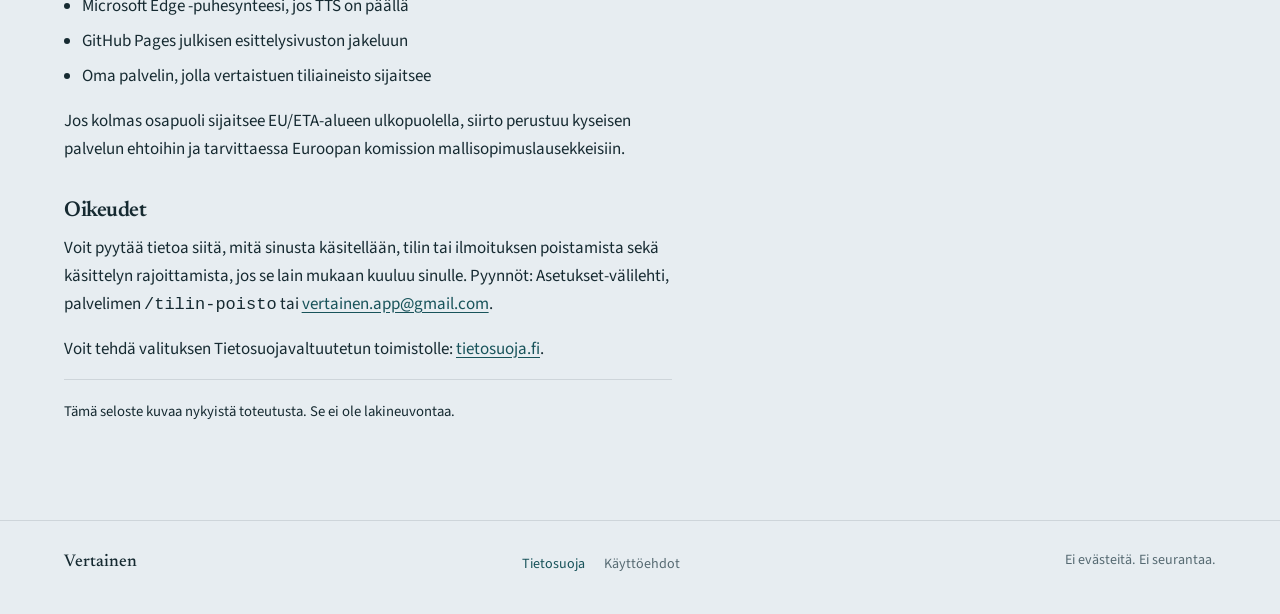
<file: tietosuoja.html>
<!DOCTYPE html>
<html lang="fi">
<head>
  <meta charset="UTF-8">
  <meta http-equiv="Content-Security-Policy" content="default-src 'self'; img-src 'self'; font-src 'self'; style-src 'self'; script-src 'self'; object-src 'none'; base-uri 'self'; form-action 'none'; upgrade-insecure-requests">
  <meta name="referrer" content="strict-origin-when-cross-origin">
  <meta http-equiv="Permissions-Policy" content="camera=(), microphone=(), geolocation=(), payment=(), usb=()">
  <meta name="viewport" content="width=device-width, initial-scale=1">
  <title>Tietosuojaseloste — Vertainen</title>
  <meta name="description" content="Vertaisen tietosuojaseloste: mitä tietoja sovellus ja sivusto käsittelevät, miksi, ja mitkä ovat oikeutesi.">
  <meta name="robots" content="index, follow">
  <meta name="theme-color" content="#E4EAF0">
  <link rel="canonical" href="https://vertainen.com/tietosuoja.html">

  <meta property="og:type" content="website">
  <meta property="og:locale" content="fi_FI">
  <meta property="og:url" content="https://vertainen.com/tietosuoja.html">
  <meta property="og:site_name" content="Vertainen">
  <meta property="og:title" content="Tietosuojaseloste — Vertainen">
  <meta property="og:description" content="Vertaisen tietosuojaseloste: mitä tietoja sovellus ja sivusto käsittelevät, miksi, ja mitkä ovat oikeutesi.">

  <meta name="twitter:card" content="summary">
  <meta name="twitter:title" content="Tietosuojaseloste — Vertainen">
  <meta name="twitter:description" content="Vertaisen tietosuojaseloste: mitä tietoja sovellus ja sivusto käsittelevät, miksi, ja mitkä ovat oikeutesi.">

  <link rel="stylesheet" href="css/styles.css">
  <script type="application/ld+json">
  {
    "@context": "https://schema.org",
    "@type": "WebPage",
    "name": "Tietosuojaseloste — Vertainen",
    "url": "https://vertainen.com/tietosuoja.html",
    "description": "Vertaisen tietosuojaseloste: mitä tietoja sovellus ja sivusto käsittelevät, miksi, ja mitkä ovat oikeutesi.",
    "inLanguage": "fi",
    "isPartOf": {
      "@type": "WebSite",
      "name": "Vertainen",
      "url": "https://vertainen.com/"
    }
  }
  </script>
</head>
<body>
  <a class="skip" href="#sisalto">Siirry sisältöön</a>

  <header class="site-header" id="yla">
    <div class="wrap header-inner">
      <a class="mark" href="index.html" aria-label="Vertainen, etusivu">
        <span class="mark-symbol" aria-hidden="true"><i></i><i></i></span>
        <span>Vertainen</span>
      </a>
      <button type="button" class="nav-toggle" aria-expanded="false" aria-controls="paanav" aria-label="Avaa valikko">
        <span class="nav-toggle-bars" aria-hidden="true"><span></span><span></span><span></span></span>
      </button>
      <nav class="nav" id="paanav" aria-label="Päänavigaatio">
        <a href="index.html#tietoa">Tietoa</a>
        <a href="tietosuoja.html" aria-current="page">Tietosuoja</a>
        <a href="kayttoehdot.html">Käyttöehdot</a>
      </nav>
    </div>
  </header>

  <main id="sisalto">
    <article class="wrap legal prose">
      <p class="section-kicker">GDPR</p>
      <h1>Tietosuojaseloste</h1>
      <p class="updated">Sovellus: <strong>Vertainen</strong> (paketti <code>com.aichat.mobile</code>). Päivitetty 15.9.2026. Tämä seloste koskee Vertainen-sovellusta, sen palvelinta ja julkista esittelysivustoa.</p>

      <h2>Rekisterinpitäjä</h2>
      <p>
        Rekisterinpitäjä on Vertainen-palvelun ylläpitäjä. Yhteydenotto tietosuoja-asioissa:
        <a href="mailto:vertainen.app@gmail.com">vertainen.app@gmail.com</a>.
      </p>
      <p>Tietopyynnöt voi esittää myös sovelluksen Asetuksista.</p>

      <h2>Mitä tämä seloste kattaa</h2>
      <p>
        Vertainen on Android-sovellus kahdenkeskiseen vertaistukeen. Palvelu ei edellytä käyttäjän
        nimen, sähköpostiosoitteen tai puhelinnumeron ilmoittamista. Käyttäjät tunnistetaan palvelussa
        satunnaisilla teknisillä tunnisteilla.
      </p>
      <p>
        Palvelu ei kuitenkaan takaa täydellistä anonymiteettiä. Palvelun tekninen toiminta voi käsitellä
        esimerkiksi tunnisteita, IP-osoitteita ja viestien metatietoja. Satunnaiset tunnisteet ja itse
        kirjoittamasi sisältö ovat silti henkilötietoja.
      </p>
      <p>
        Vertainen <strong>ei ole lääkinnällinen laite</strong> eikä se diagnosoi, hoida, paranna tai
        ehkäise sairauksia. Se ei ole terapiaa eikä muuta terveydenhuoltoa. Kriisitilanteessa ota yhteys
        hätänumeroon 112 tai paikalliseen kriisipäivystykseen.
      </p>

      <h2>Ikä</h2>
      <p>Vertainen on tarkoitettu 16 vuotta täyttäneille. Sovellusta ei ole suunnattu alle 16-vuotiaille.</p>

      <h2>Mitä tietoja käsitellään</h2>
      <ul>
        <li>
          <strong>peerId:</strong> satunnainen 32 merkin hex-tunniste. Se on pysyvä tili-id, kunnes
          poistat tilin. Sama id palautetaan laiteavaimella (<code>dc1</code>) asennuksen jälkeen.
          Siihen kytketään listaukset, keskustelut, julkiset salausavaimet ja push-tunniste.
        </li>
        <li>
          <strong>Istuntotunniste (peerToken):</strong> satunnainen merkkijono laitteella (SecureStore).
          Palvelin tallentaa vain SHA-256-tiivisteen ja vanhenemisajan (24 tuntia), ei selväkielistä tokenia.
        </li>
        <li>
          <strong>dc1 (laiteavain):</strong> muoto <code>dc1.{credentialId}.{mac}</code>. Palvelin
          tallentaa vain <code>credentialId</code>-osan. Mac sitoo avaimen peerId:hen (HMAC). Käyttö:
          tilin palautus asennuksen jälkeen ja chat-kutsujen laitetarkistus. Ei Androidin mainostunniste
          (Advertising ID).
        </li>
        <li>
          <strong>Ilmoitukset:</strong> otsikko, aihe ja kuvaus tallennetaan palvelimelle selkotekstinä
          ja näkyvät muille käyttäjille. Erillistä diagnoosi- tai terveyskenttää ei ole; käyttäjä voi
          silti itse kirjoittaa arkaluonteista.
        </li>
        <li>
          <strong>Vertaistukiviestit (E2EE):</strong> palvelin ei näe viestin leipää. Levylle jäävät
          salattu kuori (ciphertext) ja metadata: keskustelu-id, osapuolten peerId, aikaleimat,
          salausversio, <code>sessionId</code> (E2EE-session tiiviste), envelope-tiiviste ja julkinen
          X3DH-handshake. Yksityisiä avaimia ei tallenneta palvelimelle. Chat-avaimen menetys tarkoittaa,
          että vanhoja viestejä ei voi palauttaa selkotekstinä.
        </li>
        <li>
          <strong>Julkiset E2EE-avaimet:</strong> X3DH-julkinen nippu palvelimella, jotta toinen
          osapuoli voi aloittaa salatun keskustelun.
        </li>
        <li>
          <strong>Tekoälytuki:</strong> valinnainen; ks. erillinen osio alla. Historia säilyy puhelimessa.
        </li>
        <li>
          <strong>Push:</strong> Expo-push-tunniste, jos sallit ilmoitukset. Esikatseluasetus
          (näytetäänkö ilmoituksen aihe) tallennetaan tiliin.
        </li>
        <li>
          <strong>Näppäimistö (IME):</strong> vain ylläpidolle; proofread lähettää kentän tekstin
          palvelimen Geminiin. Tätä tekstiä ei tallenneta tiliaineistoon.
        </li>
        <li>
          <strong>Suodatus ja ylläpito:</strong> varoitusrivit (peerId, keskustelu, aika; ei syytekstiä),
          estot (block) ja ylläpidon muistiinpanot tunnisteeseen.
        </li>
        <li>
          <strong>IP-osoite:</strong> IP-osoitetta ei tallenneta tiliaineistoon. Sitä käytetään pyynnön
          aikana muistissa väärinkäytön rajoittamiseen (rate limit). Varoituslokeissa (palvelimen konsoli
          / Server Manager) voi näkyä IP ja lyhyt token-sormenjälki, jos kirjautuminen epäonnistuu.
          Erillistä IP-lokitiedostoa ei pidetä. Välityspalvelimen X-Forwarded-For -osoitteisiin ei luoteta.
        </li>
      </ul>

      <h2>Tekoälytuki (Gemini)</h2>
      <p>
        Tekoälytuki on valinnainen. Vertaistuen päästä päähän salattuja viestejä ei lähetetä Geminiin.
        Jos et avaa AI-tukea etkä lähetä viestiä, dataa ei lähde malliin. Ilman Gemini API -avainta
        (muut kuin ylläpito) kutsu ei lähde. Akuutissa kriisissä vastaus voi tulla palvelimen
        valmistekstinä ilman Gemini-kutsua.
      </p>
      <p>
        Kun lähetät viestin AI-tukeen, Googlelle lähtee järjestelmäohje (valittu persoona) ja
        <strong>koko avoin keskusteluhistoria</strong> (käyttäjä- ja avustajaviestit), ei vain
        viimeinen viesti. Enintään 100 viestiä kutsuissa. Malli on Asetuksissa valitsemasi Gemini-malli
        (oletus Gemini 2.5 Flash). Kutsu menee osoitteeseen <code>generativelanguage.googleapis.com</code>.
      </p>
      <p>
        Muut käyttäjät: puhelin kutsuu Googlea suoraan omalla avaimella. Palvelin näkee saman ketjun
        prepare-kutsussa turvallisuussuodatusta varten, mutta ei tallenna sitä tiliaineistoon.
        Ylläpito: palvelin kutsuu Googlea palvelimen avaimella.
      </p>
      <p>
        Google on kolmas osapuoli. Säilytys, lokitus ja mahdollinen käyttö mallien kehitykseen
        määräytyvät Googlen voimassa olevista Gemini API -ehdoista ja siitä, onko API-avaimen
        Google Cloud -projekti laskutettu (Paid Services) vai ei. Vertainen ei hallitse Googlen
        säilytystä eikä lupaa, että Google ei tallenna tai kouluta datalla. Ehdot:
        <a href="https://ai.google.dev/gemini-api/terms" rel="noopener noreferrer">ai.google.dev/gemini-api/terms</a>.
      </p>
      <p>
        Jos verkkohaku on päällä, viimeinen käyttäjäviesti voi lähteä Tavilyyn. Puhevastaukset
        lähettävät synteesitekstin Microsoft Edge -puhesynteesiin. Näppäimistön proofread (vain
        ylläpito) lähettää kentän tekstin palvelimen Geminiin; sitä ei tallenneta tiliaineistoon.
      </p>

      <h2>Miksi tietoja käsitellään</h2>
      <p>
        Käsittelyn tarkoitus on tarjota vertaistukipalvelu: ilmoitukset, kahdenkeskinen chat,
        suodatus, ilmoitukset puhelimeen ja valinnainen AI-tuki. Oikeusperuste on palvelun
        tarjoaminen (sopimus tai sitä vastaava käyttö) sekä tarvittaessa oikeutettu etu
        (turvallisuus, väärinkäytön esto, palvelimen toiminta).
      </p>

      <h2>Säilytys ja siirto</h2>
      <p>
        Tunnisteet laitteella: SecureStore / Keystore. Tekoälyhistoria paikallisessa tallennuksessa.
        Vertaistuen yksityiset avaimet salattuna laitteella. Palvelimen tiliaineisto on
        <code>peer-support.json</code> (ei IP-kenttää).
      </p>
      <p>
        Julkisessa palvelussa yhteys sovelluksen ja palvelimen välillä on <strong>HTTPS</strong>.
        Julkinen esittelysivusto tarjotaan HTTPS:llä. Paikallisessa kehityksessä tai LAN-testissä
        yhteys voi olla HTTP.
      </p>

      <h2>Sivusto ja evästeet</h2>
      <p>
        Julkinen esittelysivusto (GitHub Pages) ja tämä selostesivu ovat staattisia: ne eivät aseta
        evästeitä, eivät käytä analytiikkaa eivätkä mainosseurantaa. Fontit ladataan samalta sivustolta
        esittelysivustolla. Evästebanneria ei tarvita.
      </p>

      <h2>Säilytysaika ja poisto</h2>
      <p>
        Automaattista vanhenemista ei ole, ellei alla toisin sanota. Erityisesti salatuilla
        keskustelukuorilla <strong>ei ole automaattista 30 päivän poistoa</strong>.
      </p>
      <ul>
        <li>
          <strong>Tili, peerId, dc1, push-tunniste ja julkiset E2EE-avaimet:</strong> kunnes poistat
          tilin tai palvelu päättyy.
        </li>
        <li>
          <strong>Istuntotunnisteen tiiviste (peerToken):</strong> voimassa 24 tuntia. Vanha tiiviste
          voi jäädä tiliin vanhenemisen jälkeen, kunnes kirjaudut uudelleen tai kirjaudut ulos.
        </li>
        <li>
          <strong>Ilmoitukset:</strong> ei automaattista vanhenemista. Avoimen ilmoituksen voit poistaa.
          Matchatun ilmoituksen rivi jää, kunnes tili poistetaan tai ilmoittaja poistuu keskustelusta.
          Porttikielto sulkee avoimet ilmoitukset, mutta ei poista riviä.
        </li>
        <li>
          <strong>Keskustelukuoret</strong> (salattu kuori ja metadata): säilyvät palvelimella kunnes
          tili poistetaan, odottava ilmoitus poistetaan, ilmoittaja poistuu keskustelusta (kuoret,
          keskustelu ja listaus pois) tai liittyjä poistuu (kuoret pois, listaus avataan uudelleen).
          Estä tai sulje merkitsee keskustelun suljetuksi: sovellus ei enää näytä viestejä, mutta kuoret
          jäävät levylle.
        </li>
        <li>
          <strong>IP-osoite:</strong> vain pyynnön aikana muistissa väärinkäytön rajoittamiseen (noin
          1 minuutin ikkuna; vanhat merkinnät voidaan siivota noin 5 minuutin jälkeen). Verkkohaun
          (Tavily) ikkuna on noin 1 tunti. IP-osoitetta ei tallenneta tiliaineistoon.
        </li>
        <li>
          <strong>Konsoliloki:</strong> palvelin kirjoittaa stdout-lokiin (ILogger). Erillistä
          rolling-lokitiedostoa ei ole. Säilytys riippuu isännästä (prosessi / Server Manager).
          Automaattista poistoa ei ole määritelty koodissa. Epäonnistunut kirjautuminen voi sisältää
          IP-osoitteen ja lyhyen token-sormenjäljen.
        </li>
        <li>
          <strong>Varoitusrivit:</strong> laskenta 7 vuorokauden ikkunassa. Rivit säilyvät
          tiliaineistossa, kunnes tili poistetaan.
        </li>
        <li>
          <strong>Tekoälyhistoria:</strong> vain puhelimessa. Voit poistaa keskustelun Historia-näkymästä.
          Tilin poisto sovelluksesta tyhjentää paikallisen historian. Palvelin ei tallenna AI-ketjua
          tiliaineistoon. Googlen säilytys: ks. osio Tekoälytuki.
        </li>
      </ul>
      <p>
        Voit poistaa tilin sovelluksen Asetuksista (Yksityisyys → Poista tili). Web-lomake on
        palvelimen polussa <code>/tilin-poisto</code> (laiteavain <code>dc1</code>); avaa se
        samasta osoitteesta kuin API. Tällä esittelysivustolla lomaketta ei ole, koska poisto
        vaatii palvelimen. Poisto hävittää identiteetin, listaukset, keskustelukuoret, avainmateriaalin,
        push-tunnisteen, varoitukset ja estot (block) palvelimelta sekä paikallisen historian ja
        istunnon laitteella, kun poisto tehdään sovelluksesta.
      </p>
      <p>
        Turvallisuussyistä laitteeseen sidottu <strong>porttikielto (ban)</strong> voidaan säilyttää
        HMAC-tiivisteenä tai <code>credentialId</code>-tunnisteena ilman nimeä tai viestisisältöä,
        jotta kieltoa ei voi kiertää uudella asennuksella tai restorella. Määräaikainen kielto on
        1 tai 7 vuorokautta; sen jälkeen sitä ei enää sovelleta, vaikka rivi voi jäädä tiedostoon.
        Pysyvä kielto säilyy toistaiseksi. Laiterivi voi jäädä tilin poiston jälkeen. Tämä kerrotaan
        tässä selosteessa Playn User Data -käytännön mukaisesti.
      </p>

      <h2>Kenelle tietoja luovutetaan</h2>
      <p>Tietoja ei myydä. Tietoja ei käytetä mainontaan. Kolmansia osapuolia voivat olla:</p>
      <ul>
        <li>Expo (push-ilmoitukset), jos ilmoitukset ovat päällä</li>
        <li>Google Gemini (AI-tuki; ks. osio Tekoälytuki)</li>
        <li>Tavily (verkkohaku), jos ominaisuus on päällä</li>
        <li>Microsoft Edge -puhesynteesi, jos TTS on päällä</li>
        <li>GitHub Pages julkisen esittelysivuston jakeluun</li>
        <li>Oma palvelin, jolla vertaistuen tiliaineisto sijaitsee</li>
      </ul>
      <p>
        Jos kolmas osapuoli sijaitsee EU/ETA-alueen ulkopuolella, siirto perustuu kyseisen
        palvelun ehtoihin ja tarvittaessa Euroopan komission mallisopimuslausekkeisiin.
      </p>

      <h2>Oikeudet</h2>
      <p>
        Voit pyytää tietoa siitä, mitä sinusta käsitellään, tilin tai ilmoituksen poistamista
        sekä käsittelyn rajoittamista, jos se lain mukaan kuuluu sinulle. Pyynnöt: Asetukset-välilehti,
        palvelimen <code>/tilin-poisto</code> tai
        <a href="mailto:vertainen.app@gmail.com">vertainen.app@gmail.com</a>.
      </p>
      <p>
        Voit tehdä valituksen Tietosuojavaltuutetun toimistolle:
        <a href="https://tietosuoja.fi" rel="noopener noreferrer">tietosuoja.fi</a>.
      </p>
      <p class="legal-note">
        Tämä seloste kuvaa nykyistä toteutusta. Se ei ole lakineuvontaa.
      </p>
    </article>
  </main>

  <footer class="site-footer">
    <div class="wrap footer-inner">
      <p>Vertainen</p>
      <ul class="footer-links">
        <li><a href="tietosuoja.html" aria-current="page">Tietosuoja</a></li>
        <li><a href="kayttoehdot.html">Käyttöehdot</a></li>
      </ul>
      <p class="mute">Ei evästeitä. Ei seurantaa.</p>
    </div>
  </footer>

  <script src="js/main.js" defer></script>
</body>
</html>
</file>
<file: css/styles.css>
@font-face {
  font-family: "Newsreader";
  font-style: italic;
  font-weight: 500;
  font-display: swap;
  src: url("fonts/newsreader-italic-latin-ext.woff2") format("woff2");
  unicode-range: U+0100-02BA, U+02BD-02C5, U+02C7-02CC, U+02CE-02D7, U+02DD-02FF, U+0304, U+0308, U+0329, U+1D00-1DBF, U+1E00-1E9F, U+1EF2-1EFF, U+2020, U+20A0-20AB, U+20AD-20C0, U+2113, U+2C60-2C7F, U+A720-A7FF;
}

@font-face {
  font-family: "Newsreader";
  font-style: italic;
  font-weight: 500;
  font-display: swap;
  src: url("fonts/newsreader-italic-latin.woff2") format("woff2");
  unicode-range: U+0000-00FF, U+0131, U+0152-0153, U+02BB-02BC, U+02C6, U+02DA, U+02DC, U+0304, U+0308, U+0329, U+2000-206F, U+20AC, U+2122, U+2191, U+2193, U+2212, U+2215, U+FEFF, U+FFFD;
}

@font-face {
  font-family: "Newsreader";
  font-style: normal;
  font-weight: 500 600;
  font-display: swap;
  src: url("fonts/newsreader-latin-ext.woff2") format("woff2");
  unicode-range: U+0100-02BA, U+02BD-02C5, U+02C7-02CC, U+02CE-02D7, U+02DD-02FF, U+0304, U+0308, U+0329, U+1D00-1DBF, U+1E00-1E9F, U+1EF2-1EFF, U+2020, U+20A0-20AB, U+20AD-20C0, U+2113, U+2C60-2C7F, U+A720-A7FF;
}

@font-face {
  font-family: "Newsreader";
  font-style: normal;
  font-weight: 500 600;
  font-display: swap;
  src: url("fonts/newsreader-latin.woff2") format("woff2");
  unicode-range: U+0000-00FF, U+0131, U+0152-0153, U+02BB-02BC, U+02C6, U+02DA, U+02DC, U+0304, U+0308, U+0329, U+2000-206F, U+20AC, U+2122, U+2191, U+2193, U+2212, U+2215, U+FEFF, U+FFFD;
}

@font-face {
  font-family: "Source Sans 3";
  font-style: italic;
  font-weight: 400;
  font-display: swap;
  src: url("fonts/source-sans-3-italic-latin-ext.woff2") format("woff2");
  unicode-range: U+0100-02BA, U+02BD-02C5, U+02C7-02CC, U+02CE-02D7, U+02DD-02FF, U+0304, U+0308, U+0329, U+1D00-1DBF, U+1E00-1E9F, U+1EF2-1EFF, U+2020, U+20A0-20AB, U+20AD-20C0, U+2113, U+2C60-2C7F, U+A720-A7FF;
}

@font-face {
  font-family: "Source Sans 3";
  font-style: italic;
  font-weight: 400;
  font-display: swap;
  src: url("fonts/source-sans-3-italic-latin.woff2") format("woff2");
  unicode-range: U+0000-00FF, U+0131, U+0152-0153, U+02BB-02BC, U+02C6, U+02DA, U+02DC, U+0304, U+0308, U+0329, U+2000-206F, U+20AC, U+2122, U+2191, U+2193, U+2212, U+2215, U+FEFF, U+FFFD;
}

@font-face {
  font-family: "Source Sans 3";
  font-style: normal;
  font-weight: 400 700;
  font-display: swap;
  src: url("fonts/source-sans-3-latin-ext.woff2") format("woff2");
  unicode-range: U+0100-02BA, U+02BD-02C5, U+02C7-02CC, U+02CE-02D7, U+02DD-02FF, U+0304, U+0308, U+0329, U+1D00-1DBF, U+1E00-1E9F, U+1EF2-1EFF, U+2020, U+20A0-20AB, U+20AD-20C0, U+2113, U+2C60-2C7F, U+A720-A7FF;
}

@font-face {
  font-family: "Source Sans 3";
  font-style: normal;
  font-weight: 400 700;
  font-display: swap;
  src: url("fonts/source-sans-3-latin.woff2") format("woff2");
  unicode-range: U+0000-00FF, U+0131, U+0152-0153, U+02BB-02BC, U+02C6, U+02DA, U+02DC, U+0304, U+0308, U+0329, U+2000-206F, U+20AC, U+2122, U+2191, U+2193, U+2212, U+2215, U+FEFF, U+FFFD;
}

:root {
  --mist: #e7edf1;
  --paper: #f8fafb;
  --ink: #162a31;
  --pine: #23727b;
  --pine-ink: #18535a;
  --pine-soft: #d3e7e8;
  --stitch: #b27b4b;
  --mute: #566a72;
  --line: rgba(27, 42, 51, 0.12);
  --focus: #2c6a74;
  --display: "Newsreader", "Georgia", serif;
  --body: "Source Sans 3", "Segoe UI", sans-serif;
  --measure: 38rem;
  --page: 72rem;
  --radius: 18px;
  --shadow: 0 24px 70px rgba(30, 61, 70, 0.1);
}

*,
*::before,
*::after {
  box-sizing: border-box;
}

html {
  scroll-behavior: smooth;
}

body {
  margin: 0;
  background:
    radial-gradient(circle at 86% 5%, rgba(84, 160, 167, 0.17), transparent 28rem),
    radial-gradient(circle at 4% 42%, rgba(178, 123, 75, 0.08), transparent 24rem),
    var(--mist);
  color: var(--ink);
  font-family: var(--body);
  font-size: 1.0625rem;
  line-height: 1.65;
  -webkit-font-smoothing: antialiased;
  overflow-x: hidden;
}

img {
  max-width: 100%;
  height: auto;
}

a {
  color: var(--pine-ink);
  text-underline-offset: 0.18em;
}

a:hover {
  color: var(--pine);
}

:focus-visible {
  outline: 2px solid var(--focus);
  outline-offset: 3px;
}

.skip {
  position: absolute;
  left: 0.75rem;
  top: -3rem;
  z-index: 20;
  background: var(--paper);
  color: var(--ink);
  padding: 0.5rem 0.75rem;
}

.skip:focus {
  top: 0.75rem;
}

.wrap {
  width: min(var(--page), calc(100% - 2.5rem));
  margin-inline: auto;
}

.site-header {
  position: sticky;
  top: 0.75rem;
  z-index: 10;
  width: min(var(--page), calc(100% - 1.5rem));
  margin: 0 auto;
  background: rgba(248, 250, 251, 0.78);
  border: 1px solid rgba(255, 255, 255, 0.75);
  border-radius: 999px;
  box-shadow: 0 8px 30px rgba(30, 61, 70, 0.07);
  backdrop-filter: blur(18px);
  -webkit-backdrop-filter: blur(18px);
  transition: box-shadow 180ms ease, background 180ms ease;
}

.site-header.is-scrolled {
  background: rgba(248, 250, 251, 0.94);
  box-shadow: 0 12px 38px rgba(30, 61, 70, 0.13);
}

.header-inner {
  display: flex;
  align-items: center;
  justify-content: space-between;
  gap: 1.5rem;
  width: 100%;
  padding: 0.62rem 0.75rem 0.62rem 1rem;
}

.mark {
  display: inline-flex;
  align-items: center;
  gap: 0.65rem;
  font-family: var(--display);
  font-size: 1.35rem;
  font-weight: 600;
  color: var(--ink);
  text-decoration: none;
  letter-spacing: -0.02em;
}

.mark-symbol {
  position: relative;
  display: inline-flex;
  align-items: center;
  justify-content: center;
  gap: 3px;
  width: 1.8rem;
  height: 1.8rem;
  border-radius: 50%;
  background: var(--pine-soft);
}

.mark-symbol i {
  width: 6px;
  height: 6px;
  border-radius: 50%;
  background: var(--pine);
}

.mark-symbol::after {
  content: "";
  position: absolute;
  width: 9px;
  height: 1px;
  background: var(--stitch);
}

.nav {
  display: flex;
  gap: 0.15rem;
}

.nav a {
  font-size: 0.8rem;
  font-weight: 600;
  letter-spacing: 0.08em;
  text-transform: uppercase;
  text-decoration: none;
  color: var(--mute);
  padding: 0.55rem 0.8rem;
  border-radius: 999px;
}

.nav a:hover,
.nav a:focus-visible {
  color: var(--pine);
  background: var(--pine-soft);
}

.nav-toggle {
  display: none;
  align-items: center;
  justify-content: center;
  flex-shrink: 0;
  width: 2.75rem;
  height: 2.75rem;
  margin: 0;
  padding: 0;
  border: 0;
  border-radius: 50%;
  background: var(--pine-soft);
  color: var(--pine-ink);
  cursor: pointer;
}

.nav-toggle-bars {
  display: flex;
  flex-direction: column;
  justify-content: space-between;
  width: 1.05rem;
  height: 0.72rem;
}

.nav-toggle-bars span {
  display: block;
  height: 2px;
  border-radius: 2px;
  background: currentColor;
  transform-origin: center;
  transition: transform 180ms ease, opacity 180ms ease;
}

.site-header.is-open .nav-toggle-bars span:nth-child(1) {
  transform: translateY(0.31rem) rotate(45deg);
}

.site-header.is-open .nav-toggle-bars span:nth-child(2) {
  opacity: 0;
}

.site-header.is-open .nav-toggle-bars span:nth-child(3) {
  transform: translateY(-0.31rem) rotate(-45deg);
}

.hero {
  min-height: calc(100svh - 5rem);
  padding-block: 5.5rem 4.5rem;
}

.eyebrow {
  display: inline-flex;
  align-items: center;
  gap: 0.55rem;
  margin: 0 0 0.75rem;
  font-size: 0.78rem;
  font-weight: 700;
  letter-spacing: 0.14em;
  text-transform: uppercase;
  color: var(--pine);
}

.eyebrow span {
  width: 0.48rem;
  height: 0.48rem;
  border: 1px solid var(--pine);
  border-radius: 50%;
  box-shadow: 0 0 0 4px var(--pine-soft);
}

h1,
h2,
h3 {
  font-family: var(--display);
  font-weight: 600;
  letter-spacing: -0.02em;
  line-height: 1.18;
  color: var(--ink);
}

h1 {
  margin: 0 0 1rem;
  font-size: clamp(2.7rem, 6.4vw, 5.6rem);
  font-optical-sizing: auto;
  max-width: 11ch;
  text-wrap: balance;
}

h2 {
  margin: 0 0 0.85rem;
  font-size: clamp(1.9rem, 3.2vw, 2.7rem);
}

h3 {
  margin: 1.75rem 0 0.5rem;
  font-size: 1.28rem;
}

.lede,
.prose p,
.crisis p {
  color: var(--ink);
}

.lede {
  margin: 0 0 1.5rem;
  font-size: clamp(1.08rem, 1.6vw, 1.28rem);
  max-width: 36rem;
}

.prose p {
  margin: 0 0 1rem;
  max-width: var(--measure);
}

.hero-actions {
  display: flex;
  flex-wrap: wrap;
  gap: 0.75rem;
  margin: 0;
}

.pair {
  display: grid;
  grid-template-columns: minmax(0, 1.1fr) minmax(17rem, 0.9fr);
  gap: 3rem 5rem;
  align-items: center;
}

.pair-flip {
  grid-template-columns: minmax(17rem, 0.9fr) minmax(0, 1.1fr);
  padding-block: 4.5rem;
}

.pair + .pair {
  padding-block: 4.5rem;
}

.stitch {
  position: relative;
  height: 1px;
  width: min(var(--page), calc(100% - 2.5rem));
  margin: 0 auto;
  background: var(--stitch);
  opacity: 0.7;
}

.stitch::before,
.stitch::after {
  content: "";
  position: absolute;
  top: 50%;
  width: 9px;
  height: 9px;
  background: var(--mist);
  border: 1px solid var(--stitch);
  border-radius: 50%;
  transform: translateY(-50%);
}

.stitch::before { left: calc(50% - 20px); }
.stitch::after { left: calc(50% + 11px); }

.band {
  padding-block: 5rem;
}

.section-kicker {
  margin: 0 0 0.35rem !important;
  color: var(--pine) !important;
  font-size: 0.78rem;
  font-weight: 700;
  letter-spacing: 0.13em;
  text-transform: uppercase;
}

.info-grid {
  display: grid;
  grid-template-columns: repeat(2, minmax(0, 1fr));
  gap: 1rem;
  margin-top: 2rem;
}

.info-card {
  position: relative;
  overflow: hidden;
  padding: clamp(1.4rem, 3vw, 2.2rem);
  background: rgba(248, 250, 251, 0.72);
  border: 1px solid rgba(255, 255, 255, 0.85);
  border-radius: var(--radius);
  box-shadow: var(--shadow);
}

.info-card h3 {
  margin-top: 1.5rem;
}

.info-card p {
  color: var(--mute);
}

.card-mark {
  color: var(--pine);
  font-size: 0.8rem;
  letter-spacing: 0.45rem;
}

.card-mark.paired {
  position: relative;
}

.card-mark.paired::after {
  content: "";
  position: absolute;
  top: 50%;
  left: 0.45rem;
  width: 0.8rem;
  height: 1px;
  background: var(--stitch);
}

.hero-visual {
  position: relative;
  min-height: 36rem;
  margin: 0;
  display: grid;
  place-items: center;
  isolation: isolate;
}

.hero-visual::before {
  content: "";
  position: absolute;
  inset: 8% 2%;
  z-index: -2;
  background: linear-gradient(145deg, rgba(248, 250, 251, 0.76), rgba(211, 231, 232, 0.6));
  border: 1px solid rgba(255, 255, 255, 0.72);
  border-radius: 48% 52% 44% 56% / 56% 40% 60% 44%;
  box-shadow: var(--shadow);
}

.device-shot {
  overflow: hidden;
  width: min(100%, 19rem);
  padding: 5px;
  background: #101010;
  border: 1px solid rgba(22, 42, 49, 0.18);
  border-radius: 1.8rem;
  box-shadow: 0 30px 70px rgba(30, 61, 70, 0.2);
}

.device-shot img {
  display: block;
  width: 100%;
  height: auto;
  border-radius: 1.5rem;
}

.hero-shot-back,
.hero-shot-front {
  position: absolute;
}

.hero-shot-back {
  left: 2%;
  top: 14%;
  width: 12rem;
  transform: rotate(-7deg);
}

.hero-shot-front {
  right: 4%;
  top: 5%;
  z-index: 1;
  width: 14rem;
  transform: rotate(4deg);
}

.hero-visual figcaption {
  position: absolute;
  bottom: 2%;
  font-size: 0.75rem;
  color: var(--mute);
}

.orbit {
  position: absolute;
  z-index: -1;
  width: 3rem;
  height: 3rem;
  border: 1px solid var(--stitch);
  border-radius: 50%;
  background: var(--mist);
}

.orbit::after {
  content: "";
  position: absolute;
  inset: 0.85rem;
  border-radius: 50%;
  background: var(--pine);
}

.orbit-one { top: 17%; left: 5%; }
.orbit-two { right: 4%; bottom: 19%; }

.screenshot-figure {
  margin: 0;
  display: grid;
  justify-items: center;
  gap: 0.8rem;
}

.screenshot-figure figcaption,
.chat-pair figcaption {
  font-size: 0.78rem;
  letter-spacing: 0.06em;
  text-transform: uppercase;
  color: var(--mute);
}

.chat-pair {
  position: relative;
  min-height: 36rem;
  margin: 0;
}

.chat-pair .device-shot {
  position: absolute;
  width: 13rem;
}

.chat-list-shot {
  left: 0;
  top: 0;
  transform: rotate(-5deg);
}

.chat-shot {
  right: 0;
  bottom: 2rem;
  z-index: 1;
  transform: rotate(4deg);
}

.chat-pair figcaption {
  position: absolute;
  left: 0;
  bottom: 0;
}

.support-band {
  position: relative;
}

.support-layout {
  display: grid;
  grid-template-columns: minmax(0, 1fr) minmax(15rem, 0.6fr);
  gap: 4rem;
  align-items: center;
}

.support-shot .device-shot {
  width: min(100%, 17rem);
}

.download-visual {
  position: relative;
  width: min(100%, 22rem);
  min-height: 31rem;
  margin: 0;
  justify-self: center;
  display: grid;
  place-items: center;
  isolation: isolate;
}

.download-halo {
  position: absolute;
  inset: 8% 0 10%;
  z-index: -1;
  border: 1px solid color-mix(in srgb, var(--pine) 17%, transparent);
  border-radius: 50%;
  background:
    radial-gradient(circle at center, rgba(211, 231, 232, 0.8) 0 27%, transparent 28%),
    repeating-radial-gradient(
      circle at center,
      transparent 0 2.7rem,
      rgba(35, 114, 123, 0.08) 2.75rem 2.82rem
    );
}

.signal {
  position: absolute;
  width: 0.58rem;
  height: 0.58rem;
  border: 2px solid var(--mist);
  border-radius: 50%;
  background: var(--pine);
  box-shadow: 0 0 0 1px rgba(35, 114, 123, 0.3);
  animation: signal-orbit 8s linear infinite;
}

.signal-one {
  top: 12%;
  left: 21%;
  transform-origin: 6.3rem 8.6rem;
}

.signal-two {
  right: 8%;
  bottom: 30%;
  width: 0.42rem;
  height: 0.42rem;
  background: var(--stitch);
  animation-duration: 11s;
  animation-direction: reverse;
}

.signal-three {
  left: 9%;
  bottom: 17%;
  width: 0.36rem;
  height: 0.36rem;
  animation-duration: 6s;
}

.download-phone {
  position: relative;
  width: 15.5rem;
  aspect-ratio: 9 / 16;
  padding: 0.55rem;
  border: 1px solid rgba(22, 42, 49, 0.35);
  border-radius: 2.15rem;
  background: #1a292e;
  box-shadow:
    0 2rem 4.5rem rgba(30, 61, 70, 0.2),
    inset 0 0 0 1px rgba(255, 255, 255, 0.12);
  transform: rotate(2.5deg);
  animation: phone-float 5s ease-in-out infinite;
}

.phone-speaker {
  position: absolute;
  z-index: 2;
  top: 0.82rem;
  left: 50%;
  width: 3.3rem;
  height: 0.28rem;
  border-radius: 999px;
  background: rgba(231, 237, 241, 0.22);
  transform: translateX(-50%);
}

.download-screen {
  position: relative;
  height: 100%;
  overflow: hidden;
  border-radius: 1.72rem;
  background:
    radial-gradient(circle at 50% 31%, rgba(84, 160, 167, 0.25), transparent 8rem),
    #13252a;
  color: var(--paper);
  display: flex;
  flex-direction: column;
  align-items: center;
  justify-content: center;
  padding: 2rem 1.4rem;
  text-align: center;
}

.download-screen::before {
  content: "";
  position: absolute;
  width: 13rem;
  height: 13rem;
  border: 1px solid rgba(211, 231, 232, 0.12);
  border-radius: 50%;
  animation: screen-pulse 3s ease-out infinite;
}

.download-platform {
  position: absolute;
  top: 2.35rem;
  left: 50%;
  padding: 0.22rem 0.58rem;
  border: 1px solid rgba(211, 231, 232, 0.24);
  border-radius: 999px;
  font-size: 0.64rem;
  font-weight: 700;
  letter-spacing: 0.12em;
  text-transform: uppercase;
  color: var(--pine-soft);
  transform: translateX(-50%);
}

.download-arrow {
  position: relative;
  z-index: 1;
  width: 2.6rem;
  height: 3.8rem;
  margin-bottom: 0.55rem;
  border-bottom: 0.22rem solid var(--stitch);
  animation: arrow-drop 2.2s cubic-bezier(0.4, 0, 0.2, 1) infinite;
}

.download-arrow::before {
  content: "";
  position: absolute;
  left: 50%;
  top: 0;
  width: 0.22rem;
  height: 2.55rem;
  border-radius: 999px;
  background: var(--stitch);
  transform: translateX(-50%);
}

.download-arrow::after {
  content: "";
  position: absolute;
  left: 50%;
  bottom: 0.55rem;
  width: 0.9rem;
  height: 0.9rem;
  border-right: 0.22rem solid var(--stitch);
  border-bottom: 0.22rem solid var(--stitch);
  transform: translateX(-50%) rotate(45deg);
}

.download-app-mark {
  position: relative;
  z-index: 1;
  display: flex;
  align-items: center;
  justify-content: center;
  gap: 0.35rem;
  width: 3.55rem;
  height: 3.55rem;
  margin-bottom: 0.65rem;
  border-radius: 1.1rem;
  background: var(--pine-soft);
  box-shadow: 0 0 2.5rem rgba(84, 160, 167, 0.34);
}

.download-app-mark i {
  width: 0.48rem;
  height: 0.48rem;
  border-radius: 50%;
  background: var(--pine);
}

.download-app-mark::after {
  content: "";
  position: absolute;
  width: 1.1rem;
  border-top: 1px solid color-mix(in srgb, var(--pine) 60%, transparent);
}

.download-screen strong {
  position: relative;
  z-index: 1;
  font-family: var(--display);
  font-size: 1.55rem;
  font-weight: 600;
}

.download-track {
  position: relative;
  z-index: 1;
  width: 100%;
  height: 0.28rem;
  margin: 1.6rem 0 0.7rem;
  overflow: hidden;
  border-radius: 999px;
  background: rgba(231, 237, 241, 0.13);
}

.download-track i {
  display: block;
  width: 42%;
  height: 100%;
  border-radius: inherit;
  background: linear-gradient(90deg, var(--pine), #7db4b8, var(--stitch));
  animation: download-progress 2.8s ease-in-out infinite;
}

.download-status {
  position: relative;
  z-index: 1;
  font-size: 0.69rem;
  letter-spacing: 0.08em;
  text-transform: uppercase;
  color: rgba(248, 250, 251, 0.65);
}

.download-visual figcaption {
  position: absolute;
  bottom: 0;
  font-size: 0.76rem;
  letter-spacing: 0.1em;
  text-transform: uppercase;
  color: var(--mute);
}

@keyframes phone-float {
  0%,
  100% { transform: rotate(2.5deg) translateY(0); }
  50% { transform: rotate(1deg) translateY(-0.55rem); }
}

@keyframes arrow-drop {
  0% { opacity: 0; transform: translateY(-0.7rem); }
  30%,
  70% { opacity: 1; }
  100% { opacity: 0; transform: translateY(0.65rem); }
}

@keyframes download-progress {
  0% { transform: translateX(-105%); }
  55%,
  100% { transform: translateX(240%); }
}

@keyframes screen-pulse {
  0% { opacity: 0; transform: scale(0.65); }
  45% { opacity: 1; }
  100% { opacity: 0; transform: scale(1.15); }
}

@keyframes signal-orbit {
  to { transform: rotate(360deg); }
}

.crisis {
  display: grid;
  grid-template-columns: auto 1fr;
  gap: 1.5rem;
  align-items: center;
  padding: 1.5rem;
  margin-bottom: 4.5rem;
  background: var(--paper);
  border: 1px solid rgba(255, 255, 255, 0.85);
  border-left: 3px solid var(--stitch);
  border-radius: var(--radius);
  box-shadow: var(--shadow);
}

.crisis a {
  font-weight: 700;
}

.crisis h2,
.crisis p {
  margin: 0;
}

.crisis-mark {
  display: grid;
  place-items: center;
  width: 4rem;
  height: 4rem;
  border-radius: 50%;
  background: var(--pine-soft);
  color: var(--pine-ink);
  font-family: var(--display);
  font-weight: 600;
}

.faq {
  padding-block: 1rem 4.5rem;
}

.faq h2 {
  margin-bottom: 1.5rem;
}

.faq-list {
  max-width: 42rem;
  border-top: 1px solid var(--line);
}

.faq-list details {
  border-bottom: 1px solid var(--line);
}

.faq-list summary {
  display: flex;
  align-items: center;
  justify-content: space-between;
  gap: 1rem;
  padding: 1.05rem 0;
  cursor: pointer;
  font-family: var(--display);
  font-size: 1.15rem;
  font-weight: 600;
  color: var(--ink);
  list-style: none;
}

.faq-list summary::-webkit-details-marker {
  display: none;
}

.faq-list summary::after {
  content: "";
  flex: 0 0 0.55rem;
  width: 0.55rem;
  height: 0.55rem;
  margin-top: -0.2rem;
  border-right: 1.5px solid var(--pine);
  border-bottom: 1.5px solid var(--pine);
  transform: rotate(45deg);
  transition: transform 180ms ease;
}

.faq-list details[open] summary::after {
  margin-top: 0.15rem;
  transform: rotate(225deg);
}

.faq-list details p {
  margin: 0 0 1.15rem;
  max-width: var(--measure);
  color: var(--mute);
}

.lataa {
  padding-block: 5rem 6rem;
}

.download-list {
  list-style: none;
  margin: 0;
  padding: 0;
  display: grid;
  gap: 0.65rem;
  max-width: 22rem;
}

.btn {
  display: inline-flex;
  align-items: center;
  justify-content: space-between;
  gap: 0.75rem;
  width: 100%;
  min-height: 2.75rem;
  padding: 0.55rem 1rem;
  border-radius: 999px;
  border: 1px solid transparent;
  font-family: var(--body);
  font-size: 0.95rem;
  font-weight: 600;
  text-decoration: none;
  cursor: pointer;
  transition: transform 180ms ease, background 180ms ease, border-color 180ms ease;
}

.btn:hover:not(:disabled) {
  transform: translateY(-2px);
}

.hero-actions .btn {
  width: auto;
}

.btn-primary {
  background: var(--pine);
  color: #f4f7f9;
}

.btn-primary:hover:not(:disabled) {
  background: var(--pine-ink);
  color: #f4f7f9;
}

.btn-quiet {
  background: transparent;
  border-color: color-mix(in srgb, var(--ink) 18%, transparent);
  color: var(--ink);
}

.btn-quiet:hover:not(:disabled) {
  border-color: var(--pine);
  color: var(--pine);
}

.btn:disabled,
.btn[aria-disabled="true"] {
  opacity: 0.55;
  cursor: not-allowed;
}

.soon {
  font-size: 0.72rem;
  font-weight: 700;
  letter-spacing: 0.1em;
  text-transform: uppercase;
  color: inherit;
  opacity: 0.8;
}

.site-footer {
  border-top: 1px solid var(--line);
  padding-block: 1.75rem 2.25rem;
}

.footer-inner {
  display: flex;
  flex-wrap: wrap;
  justify-content: space-between;
  gap: 0.5rem 1.5rem;
}

.footer-inner p {
  margin: 0;
  font-family: var(--display);
}

.footer-links {
  display: flex;
  flex-wrap: wrap;
  gap: 0.35rem 1.15rem;
  margin: 0;
  padding: 0;
  list-style: none;
}

.footer-links a {
  font-family: var(--body);
  font-size: 0.88rem;
  color: var(--mute);
  text-decoration: none;
}

.footer-links a:hover,
.footer-links a[aria-current="page"] {
  color: var(--pine-ink);
}

.mute {
  font-family: var(--body) !important;
  font-size: 0.88rem;
  color: var(--mute);
}

.legal {
  padding-block: 4.5rem 5rem;
}

.legal .section-kicker {
  margin-bottom: 0.4rem;
}

.legal h1 {
  margin: 0 0 0.75rem;
  max-width: 22ch;
}

.legal .updated {
  margin: 0 0 2rem;
  font-size: 0.92rem;
  color: var(--mute);
}

.legal h2 {
  margin: 2.25rem 0 0.6rem;
  font-size: 1.35rem;
}

.legal ul {
  margin: 0 0 1rem;
  padding-left: 1.15rem;
  max-width: var(--measure);
}

.legal li {
  margin-bottom: 0.45rem;
}

.contact-placeholder {
  display: inline-block;
  margin-top: 0.15rem;
  padding: 0.12rem 0.45rem;
  background: var(--pine-soft);
  border-radius: 6px;
  font-style: italic;
}

.legal-note {
  margin-top: 2.5rem;
  padding-top: 1.25rem;
  border-top: 1px solid var(--line);
  font-size: 0.92rem;
  color: var(--mute);
  max-width: var(--measure);
}

.hero .pair-copy h1 {
  animation: rise 0.7s ease both;
}

.hero .lede {
  animation: rise 0.7s ease 0.08s both;
}

@keyframes rise {
  from {
    opacity: 0;
    transform: translateY(0.6rem);
  }
  to {
    opacity: 1;
    transform: none;
  }
}

@media (max-width: 820px) {
  .pair,
  .pair-flip,
  .support-layout {
    grid-template-columns: 1fr;
    gap: 1.5rem;
  }

  .download-visual {
    width: min(100%, 19rem);
    min-height: 28rem;
  }

  .download-phone {
    width: 13.5rem;
  }

  .hero-visual {
    min-height: 28rem;
  }

  .hero-visual figcaption {
    display: none;
  }

  .support-shot {
    margin-top: 1rem;
  }

  .hero {
    min-height: auto;
    padding-block: 3.5rem 2.5rem;
  }

  .info-grid {
    grid-template-columns: 1fr;
  }
}

@media (max-width: 720px) {
  .site-header.is-open {
    border-radius: 1.5rem;
  }

  .header-inner {
    flex-wrap: wrap;
    gap: 0.35rem;
  }

  .nav-toggle {
    display: inline-flex;
    margin-left: auto;
  }

  .nav {
    display: none;
    flex-direction: column;
    width: 100%;
    gap: 0.15rem;
    padding: 0.15rem 0 0.35rem;
  }

  .site-header.is-open .nav {
    display: flex;
  }

  .nav a {
    padding: 0.7rem 0.85rem;
    font-size: 0.78rem;
  }
}

@media (max-width: 560px) {
  .wrap {
    width: min(var(--page), calc(100% - 1.5rem));
  }

  .header-inner {
    padding-left: 0.7rem;
  }

  .mark {
    font-size: 1.12rem;
  }

  .mark-symbol {
    width: 1.6rem;
    height: 1.6rem;
  }

  .crisis {
    grid-template-columns: 1fr;
  }

  .hero-actions {
    align-items: stretch;
  }

  .hero-actions .btn {
    width: 100%;
  }

  .hero-visual {
    min-height: 25rem;
  }

  .hero-shot-back {
    left: 4%;
    width: 10rem;
  }

  .hero-shot-front {
    right: 4%;
    width: 11.5rem;
  }

  .chat-pair {
    min-height: 28rem;
  }

  .chat-pair .device-shot {
    width: 9.5rem;
  }
}

@media (prefers-reduced-motion: reduce) {
  html {
    scroll-behavior: auto;
  }

  .hero .pair-copy h1,
  .hero .lede,
  .btn,
  .hero-shot-back,
  .hero-shot-front,
  .chat-list-shot,
  .chat-shot {
    animation: none;
    transition: none;
  }
}
</file>
